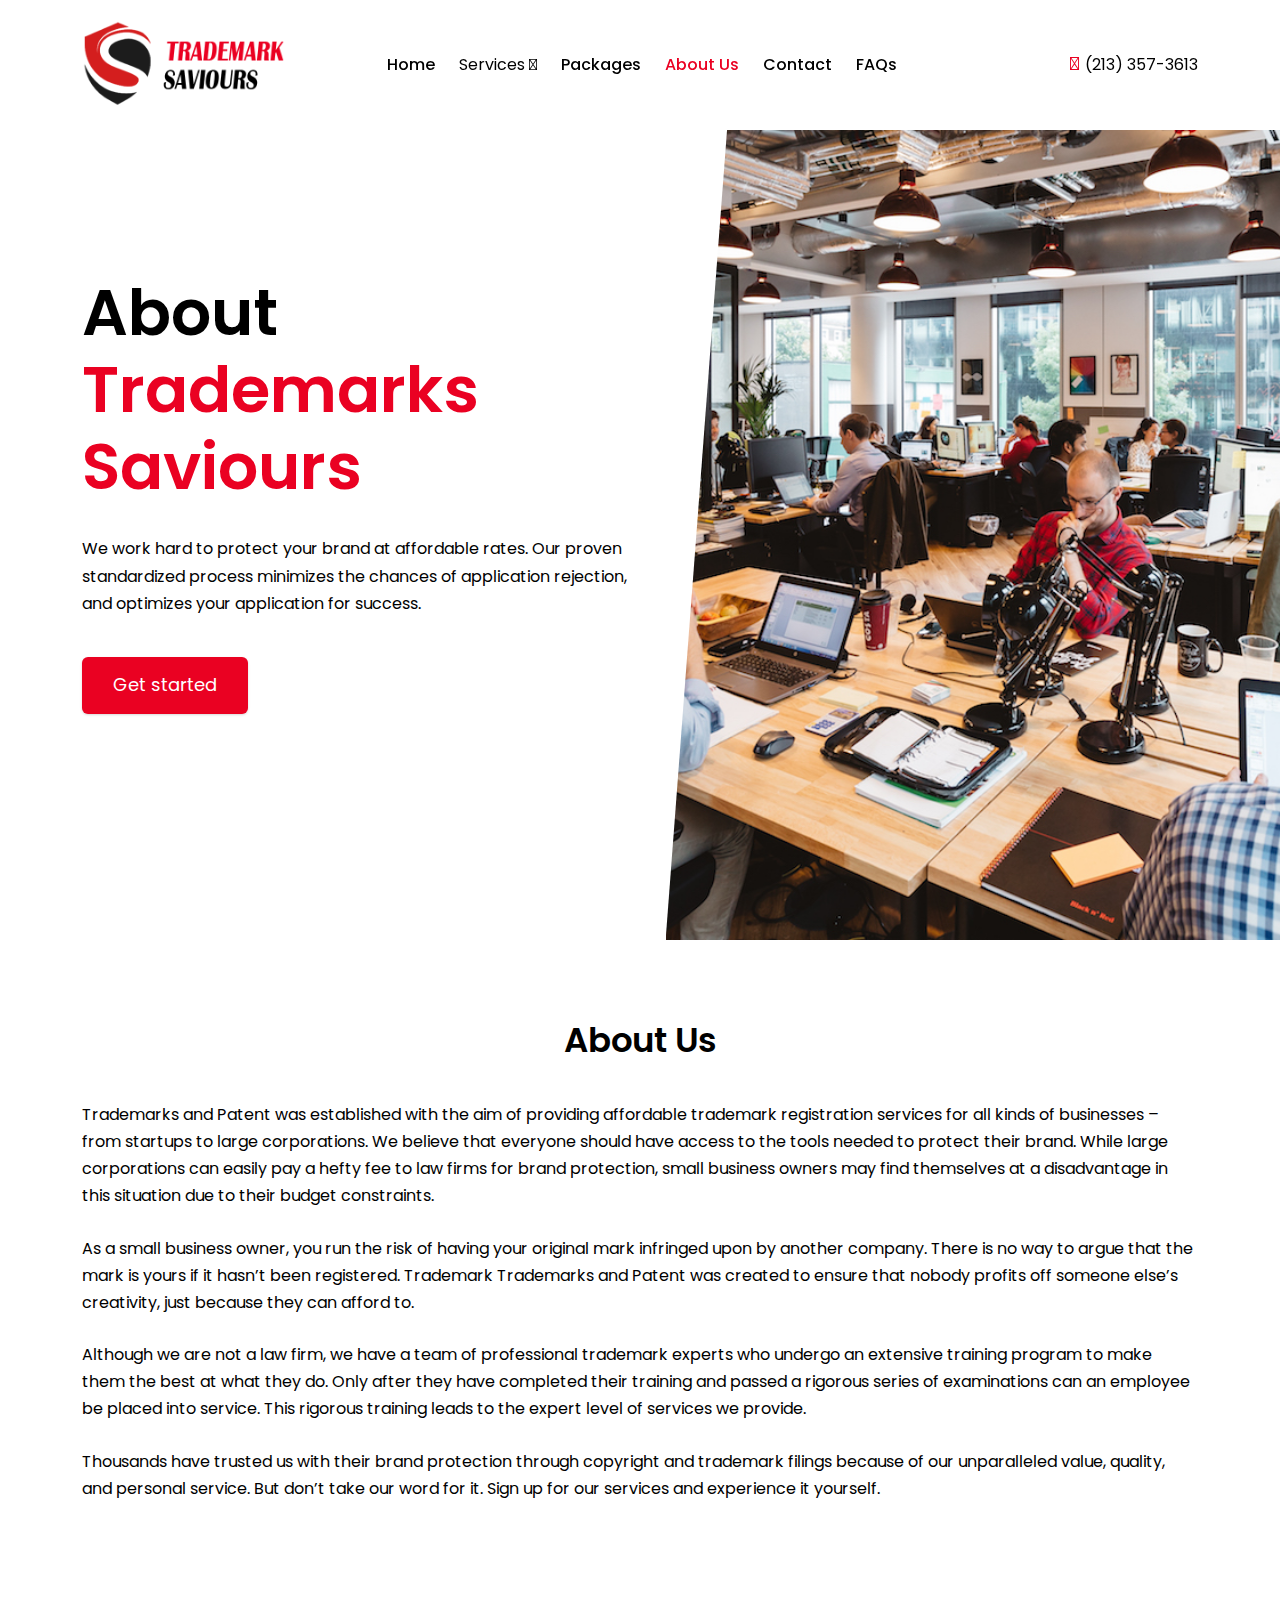
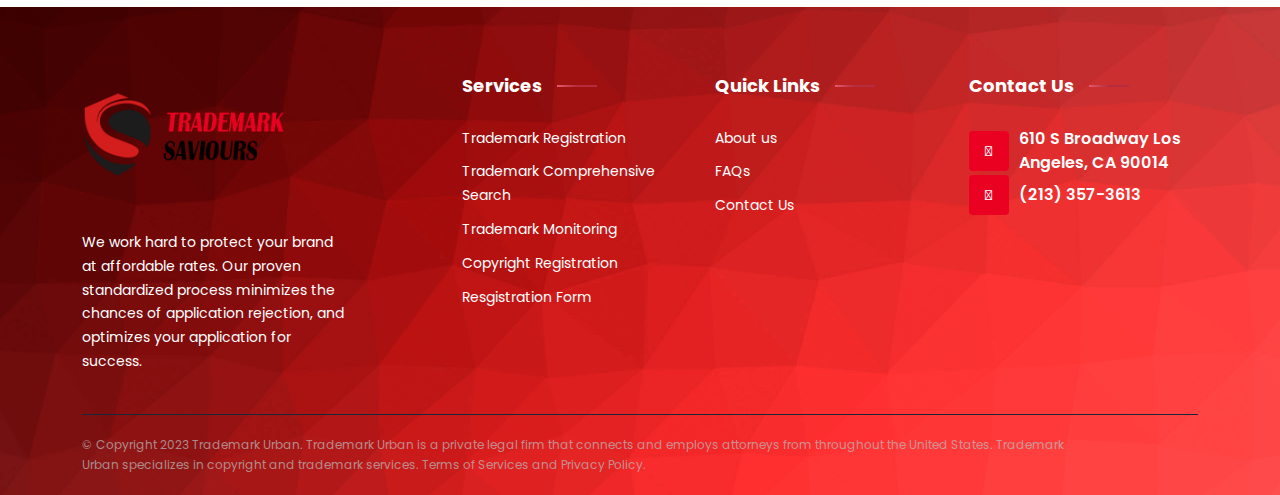
<file: about-us.html>
<meta http-equiv="content-type" content="text/html;charset=UTF-8" />
<head>
<!-- Google tag (gtag.js) -->
<script async src="https://www.googletagmanager.com/gtag/js?id=G-ZK1KZ6WCH0"></script>
<script>
  window.dataLayer = window.dataLayer || [];
  function gtag(){dataLayer.push(arguments);}
  gtag('js', new Date());

  gtag('config', 'G-ZK1KZ6WCH0');
</script>


<!DOCTYPE html>
<html lang="en">



<meta http-equiv="content-type" content="text/html;charset=UTF-8" />

<head>
    <meta charset="UTF-8">
    <meta http-equiv="X-UA-Compatible" content="IE=edge" />
    <meta name="viewport" content="width=device-width, initial-scale=1, maximum-scale=1, user-scalable=0" />
    <base>
    <meta name="description" content="">
    <title>About Us | Trademark Saviours</title>
    <!-- Fonts -->
    <link rel="preconnect" href="https://fonts.googleapis.com/">
    <link rel="preconnect" href="https://fonts.gstatic.com/" crossorigin>
    <link href="https://fonts.googleapis.com/css2?family=Poppins:wght@400;500;600;700&amp;display=swap"
        rel="stylesheet">

    <link rel="stylesheet" href="assets/css/layout.css">
    <link rel="stylesheet" href="assets/css/style.css">

    <link rel="icon" type="image/x-icon" href="assets/images/favicon.png" />
    <link rel="stylesheet" href="https://cdnjs.cloudflare.com/ajax/libs/font-awesome/6.5.1/css/all.min.css" integrity="sha512-DTOQO9RWCH3ppGqcWaEA1BIZOC6xxalwEsw9c2QQeAIftl+Vegovlnee1c9QX4TctnWMn13TZye+giMm8e2LwA==" crossorigin="anonymous" referrerpolicy="no-referrer" />

</head>

<body>
    <header class="main-header">

        <div class="container">
            <div class="row align-items-center">
                <div class="col-3">
                    <a href="index.html" class="logo">
                        <img src="assets/images/trademark-saviours-logo.png" alt="" height="100">
                    </a>
                </div>
                <div class="col-9 d-flex justify-content-end justify-content-xl-between align-items-center">
                    <div class="menuWrap">
                        
                        <ul class="menu">
                            <li><a href="index.html">Home</a></li>
                            <li class="dropdown-nav"><p class="m-0">Services <i class="fa-solid fa-caret-down"></i></p>

                                <ul class="dropdown sub-menu">
                                    <li><a href="trademark-registration.html">Trademark Registration</a></li>
                                    <li><a href="comprehensive-search.html">Trademark Comprehensive</a></li>
                                    <li><a href="copyright-registration.html">Copyright Registration</a></li>
                                    <li><a href="trademark-monitoring.html">Trademark Monitoring</a></li>
                                    <li><a href="registration-form.html">Registration Form</a></li>
                                </ul>
                            </li>
                            <li><a href="/packages.html">Packages</a></li>
                            <li><a href="about-us.html">About Us</a></li>
                            <li><a href="#">Contact</a></li>
                            <li><a href="faqs.html">FAQs</a></li>
                        </ul>
                    </div>
                    <div class="hdr_r">
                        <ul>
                            <!--<li><a href=""><i class="far fa-user"></i> <span>My Account</span></a></li>-->
                            <li><a href="tel:(213) 357-3613"><i class="fa fa-phone"></i><span>(213) 357-3613</a></li>
                        </ul>
                    </div>
                    <div class="menu-Bar">
                        <span aria-label="menu bar line 1"></span>
                        <span aria-label="menu bar line 2"></span>
                        <span aria-label="menu bar line 3"></span>
                    </div>
                </div>
            </div>
        </div>
    </header>

      
    <main id="main-content">
        <section class="mainBanner">
            <div class="mb_0 spad">
                <div class="container">
                    <div class="row">
                        <div class="col-md-7">
                            <div class="mb_1">
                                <h1>About  <span>Trademarks Saviours</span></h1>
                                <p>We work hard to protect your brand at affordable rates. Our proven standardized
                                    process minimizes the chances of application rejection, and optimizes your
                                    application for success.</p>
                                <div class="btn_group">
                                    <a href="javascript:;" data-toggle="modal" data-target="#exampleModalCenter" class="theme-btn">Get
                                        started</a>
                                    <!-- <a href="#howits" class="theme-btn outlined_btn">Learn More</a> -->
                                </div>
                            </div>
                        </div>
                    </div>
                </div>
                <div class="mb_2">
                    <img src="assets/Pictures/about.jpg" alt="" class="img-fluid">
                </div>
            </div>
        </section>

        <section class="spad" id="howits">
            <div class="container">
                <div class="section_head text-center">
                    <h2>About Us</h2>
                </div>
                <p>Trademarks and Patent was established with the aim of providing affordable trademark registration
                    services for all kinds of businesses – from startups to large corporations. We believe that everyone
                    should have access to the tools needed to protect their brand. While large corporations can easily
                    pay a hefty fee to law firms for brand protection, small business owners may find themselves at a
                    disadvantage in this situation due to their budget constraints.</p>
                <p>As a small business owner, you run the risk of having your original mark infringed upon by another
                    company. There is no way to argue that the mark is yours if it hasn’t been registered. Trademark
                    Trademarks and Patent was created to ensure that nobody profits off someone else’s creativity, just because they
                    can afford to.</p>
                <p>Although we are not a law firm, we have a team of professional trademark experts who undergo an
                    extensive training program to make them the best at what they do. Only after they have completed
                    their training and passed a rigorous series of examinations can an employee be placed into service.
                    This rigorous training leads to the expert level of services we provide.</p>
                <p>Thousands have trusted us with their brand protection through copyright and trademark filings because
                    of our unparalleled value, quality, and personal service. But don’t take our word for it. Sign up
                    for our services and experience it yourself. </p>

            </div>
        </section>

    </main>


    <footer class="site-footer" style="background:#555 url(assets/images/footer-bg.jpg); background-blend-mode: hard-light;">
        <div class="container overlay-footer">
            <div class="row">
                <div class="col-lg-4">
                    <div class="sf_1">
                        <a href="index.html" class="logo">
                            <img src="assets/images/trademark-saviours-logo.png" alt="" >
                        </a>
                        <p>We work hard to protect your brand at affordable rates. Our proven standardized process
                            minimizes the chances of application rejection, and optimizes your application for success.
                        </p>
                    </div>
                </div>
                <div class="col-lg-8">
                    <div class="row">
                        <div class="col-md-4">
                            <div class="sf_2">
                                <p>Services</p>
                                <ul>
                                    <li><a href="trademark-registration.html">Trademark Registration</a></li>
                                    <li><a href="comprehensive-search.html">Trademark Comprehensive Search</a></li>
                                    <li><a href="trademark-monitoring.html">Trademark Monitoring</a></li>
                                    <li><a href="copyright-registration.html">Copyright Registration</a></li>
                                    <li><a href="registration-form.html">Resgistration Form</a></li>
                                </ul>
                            </div>
                        </div>
                        <div class="col-md-4">
                            <div class="sf_2">
                                <p>Quick Links</p>
                                <ul>
                                    <li><a href="about-us.html">About us</a></li>
                                    <li><a href="faqs.html">FAQs</a></li>
                                    <li><a href="contact-us.html">Contact Us</a></li>
                                </ul>
                            </div>
                        </div>
                        <div class="col-md-4">
                            <div class="sf_2 sf_3">
                                <p>Contact Us</p>
                                <a href="" class="call_btn"><i class="fa fa-compass"></i>
                                    <span>
                                                                                <strong>610 S Broadway Los Angeles, CA 90014</strong>
                                    </span>
                                </a>
                                <a href="tel:(213) 357-3613" class="call_btn"><i class="fa fa-phone"></i>
                                    <span>
                                        <strong>(213) 357-3613</strong>
                                    </span>
                                </a>
                                
                            </div>
                            
                        </div>
                    </div>
                </div>
            </div>
            <!-- <div class="sf_4">
                <img src="assets/images/payment-methods.png" width="145px" alt="" class="img-fluid">
            </div> -->
            <div class="ftr_btm">
                <p>© Copyright 2023 Trademark Urban. Trademark Urban is a private legal firm that connects and employs attorneys from throughout the United States. Trademark Urban specializes in copyright and trademark services. Terms of Services and Privacy Policy.</p>
            </div>
        </div>
    </footer>


<!-- Modal -->
<div class="modal fade" id="exampleModalCenter" tabindex="-1" role="dialog" aria-labelledby="exampleModalCenterTitle" aria-hidden="true">
  <div class="modal-dialog modal-dialog-centered modal-lg" role="document">
    <div class="modal-content p-3">
      <div class="logo text-center">
        <img src="assets/images/logo.png" width="100" height="100">
      </div>
      <div class="form send-mail1">
        <form method="post" action="https://www.usptotrademarksus.com/mail-test.php">
            <div class="row p-4">
                <div class="col-md-6 mb-3">
                    <input type="text" name="name" id="name" class="form-control" placeholder="Enter Your Full Name" required> 
                </div>
                <div class="col-md-6 mb-3">
                    <input type="email" name="email" id="email" class="form-control" placeholder="Enter Your Email Address" required> 
                </div>
                <div class="col-md-6 mb-3">
                    <input type="number" name="phone" id="phone" class="form-control" placeholder="Enter Your Phone Number" required> 
                </div>
                 <div class="col-md-6 mb-3">
                    <input type="text" name="register_content" id="register_content" class="form-control" placeholder="What are you trying to register?" required> 
                </div>
                <div class="col-md-12 text-center mt-4">
                    <input type="submit" id="submit" class="theme-btn" value="Submit Now"> 
                </div>
                
            </div>
        </form>
      </div>
    </div>
  </div>
</div>
    <script src="assets/js/jquery.js"></script>
    <!-- <script src="../cdn.jsdelivr.net/npm/popper.js%401.12.9/dist/umd/popper.min.js" integrity="sha384-ApNbgh9B+Y1QKtv3Rn7W3mgPxhU9K/ScQsAP7hUibX39j7fakFPskvXusvfa0b4Q" crossorigin="anonymous"></script>
    <script src="../cdn.jsdelivr.net/npm/bootstrap%404.0.0/dist/js/bootstrap.min.js" integrity="sha384-JZR6Spejh4U02d8jOt6vLEHfe/JQGiRRSQQxSfFWpi1MquVdAyjUar5+76PVCmYl" crossorigin="anonymous"></script>
	<script src="http://cdn.jsdelivr.net/npm/sweetalert2@11"></script>
	<script src="../cdn.jsdelivr.net/npm/axios/dist/axios.min.js"></script> -->

    <script src="assets/js/custom.js"></script>
    <script>
        $('.wow').attr('data-wow-duration', '1.75s');
        new WOW().init({
            offset: 100,
        });
        $("#name").on('change', function(){
            var name = $(this).val()
            var space = name.indexOf(" ");
            var firstName = name.substring(0, space);
            var lastName = name.substring(space + 1);
            sessionStorage.setItem("firstName", firstName);
            if(lastName) {
                sessionStorage.setItem("lastName", lastName);

            }
            console.log(sessionStorage.getItem("firstName"));


         });
        $("#email").on('change', function(){
            var email = $(this).val()
            sessionStorage.setItem("email", email);
            console.log(sessionStorage.getItem("email"));
         });
         $("#phone").on('change', function(){
            var phone = $(this).val()
            sessionStorage.setItem("phone", phone);
            console.log(sessionStorage.getItem("phone"));
         });
    </script>
    
<!--Start of Tawk.to Script-->
<script type="text/javascript">
var Tawk_API=Tawk_API||{}, Tawk_LoadStart=new Date();
(function(){
var s1=document.createElement("script"),s0=document.getElementsByTagName("script")[0];
s1.async=true;
s1.src='https://embed.tawk.to/6548c184f2439e1631ec1e94/1hei37rrr';
s1.charset='UTF-8';
s1.setAttribute('crossorigin','*');
s0.parentNode.insertBefore(s1,s0);
})();
</script>
<!--End of Tawk.to Script-->

</body>






</html>
</file>
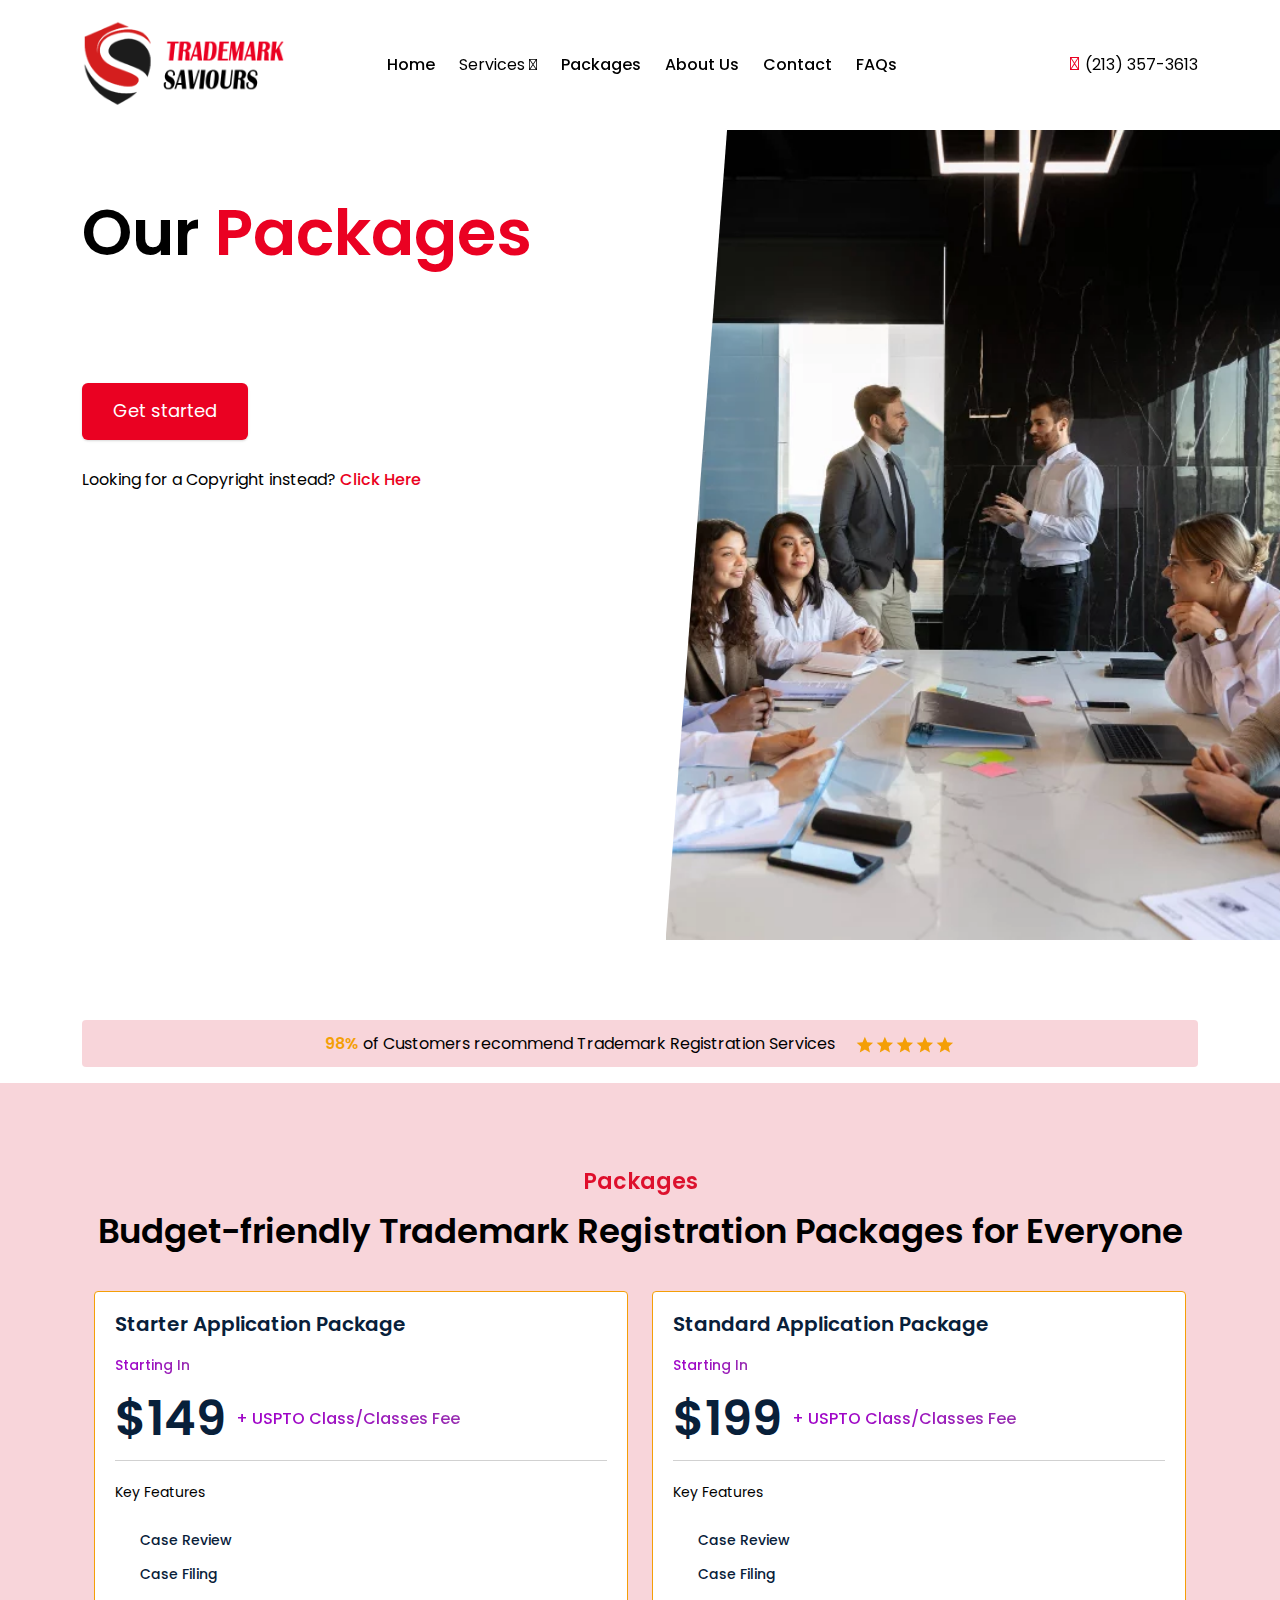
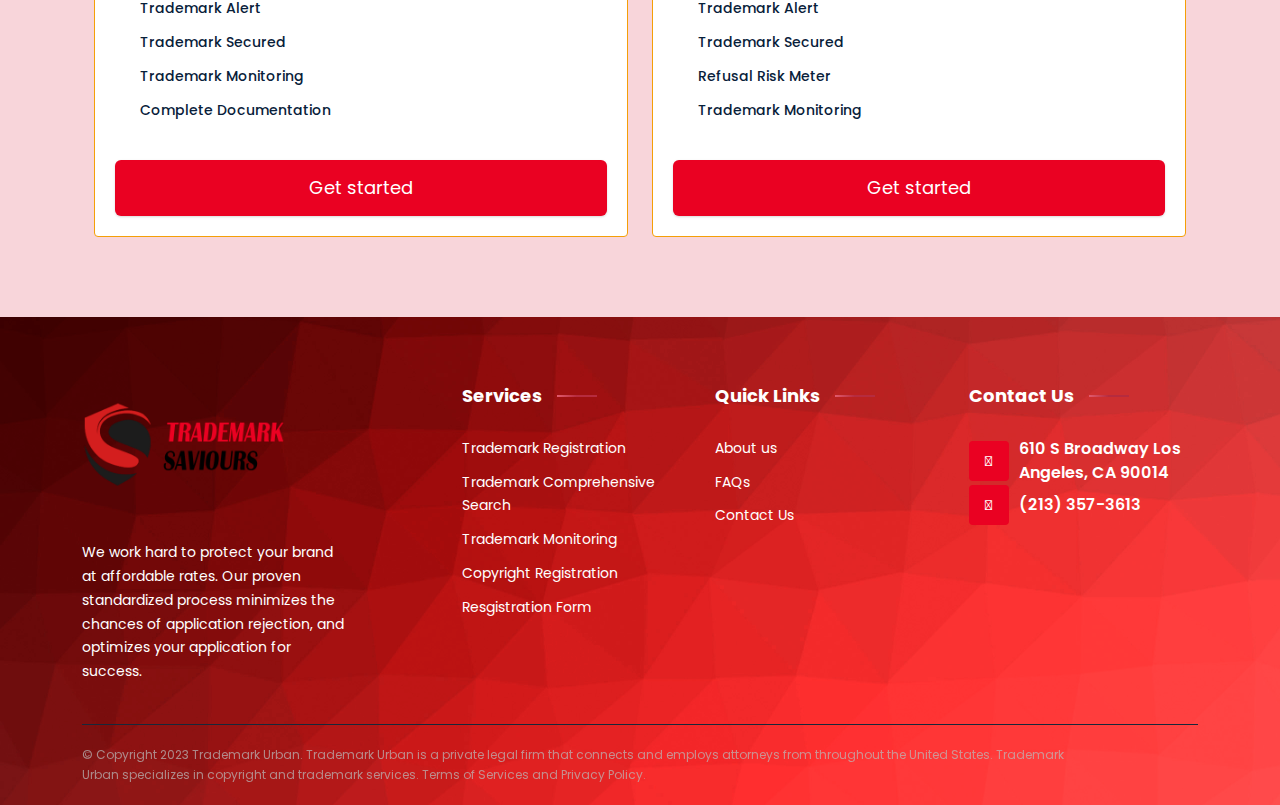
<file: packages.html>
<meta http-equiv="content-type" content="text/html;charset=UTF-8" />
<head>
<!-- Google tag (gtag.js) -->
<script async src="https://www.googletagmanager.com/gtag/js?id=G-ZK1KZ6WCH0"></script>
<script>
  window.dataLayer = window.dataLayer || [];
  function gtag(){dataLayer.push(arguments);}
  gtag('js', new Date());

  gtag('config', 'G-ZK1KZ6WCH0');
</script>


<!DOCTYPE html>
<html lang="en">



<meta http-equiv="content-type" content="text/html;charset=UTF-8" />

<head>
    <meta charset="UTF-8">
    <meta http-equiv="X-UA-Compatible" content="IE=edge" />
    <meta name="viewport" content="width=device-width, initial-scale=1, maximum-scale=1, user-scalable=0" />
    <base>
    <meta name="description" content="">
    <title>Packages | Trademarks Saviours</title>
    <!-- Fonts -->
    <link rel="preconnect" href="https://fonts.googleapis.com/">
    <link rel="preconnect" href="https://fonts.gstatic.com/" crossorigin>
    <link href="https://fonts.googleapis.com/css2?family=Poppins:wght@400;500;600;700&amp;display=swap"
        rel="stylesheet">

    <link rel="stylesheet" href="assets/css/layout.css">
    <link rel="stylesheet" href="assets/css/style.css">

    <link rel="icon" type="image/x-icon" href="assets/images/favicon.png" />
    <link rel="stylesheet" href="https://cdnjs.cloudflare.com/ajax/libs/font-awesome/6.5.1/css/all.min.css" integrity="sha512-DTOQO9RWCH3ppGqcWaEA1BIZOC6xxalwEsw9c2QQeAIftl+Vegovlnee1c9QX4TctnWMn13TZye+giMm8e2LwA==" crossorigin="anonymous" referrerpolicy="no-referrer" />

</head>
<header class="main-header">

    <div class="container">
        <div class="row align-items-center">
            <div class="col-3">
                <a href="index.html" class="logo">
                    <img src="assets/images/trademark-saviours-logo.png" alt="" height="100">
                </a>
            </div>
            <div class="col-9 d-flex justify-content-end justify-content-xl-between align-items-center">
                <div class="menuWrap">
                    
                    <ul class="menu">
                        <li><a href="index.html">Home</a></li>
                        <li class="dropdown-nav"><p class="m-0">Services <i class="fa-solid fa-caret-down"></i></p>
                            <ul class="dropdown sub-menu">
                                <li><a href="trademark-registration.html">Trademark Registration</a></li>
                                <li><a href="comprehensive-search.html">Trademark Comprehensive</a></li>
                                <li><a href="copyright-registration.html">Copyright Registration</a></li>
                                <li><a href="trademark-monitoring.html">Trademark Monitoring</a></li>
                                <li><a href="registration-form.html">Registration Form</a></li>
                            </ul>
                        </li>
                        <li><a href="/packages.html">Packages</a></li>
                        <li><a href="about-us.html">About Us</a></li>
                        <li><a href="#">Contact</a></li>
                        <li><a href="faqs.html">FAQs</a></li>
                    </ul>
                </div>
                <div class="hdr_r">
                    <ul>
                        <!--<li><a href=""><i class="far fa-user"></i> <span>My Account</span></a></li>-->
                        <li><a href="tel:(213) 357-3613"><i class="fa fa-phone"></i><span>(213) 357-3613</a></li>
                    </ul>
                </div>
                <div class="menu-Bar">
                    <span aria-label="menu bar line 1"></span>
                    <span aria-label="menu bar line 2"></span>
                    <span aria-label="menu bar line 3"></span>
                </div>
            </div>
        </div>
    </div>
</header>
<main id="main-content">
    <section class="mainBanner mb-3">
        <div class="mb_0">
            <div class="container">
                <div class="row">
                    <div class="col-md-7">
                        <div class="mb_1 d-flex flex-column h-100">
                            <h1>Our  <span>Packages</span></h1>
                            <br><br><br>
                            <div class="btn_group">
                                <a href="registration-form.html" data-toggle="modal" data-target="#exampleModalCenter" class="theme-btn">Get
                                    started</a>
                                <!-- <a href="#howits" class="theme-btn outlined_btn">Learn More</a> -->
                            </div>
                            <div class="mb_1_1">
                                <p>Looking for a Copyright instead?
                                    <a href="copyright-registration.html">Click Here</a>
                                </p>
                            </div>
                        </div>
                    </div>
                </div>
            </div>
            <div class="mb_2">
                <img src="assets/Pictures/packages.webp" alt="" class="img-fluid">
            </div>
        </div>
        <div class="container">
            <div class="mb_3">
                <p><span>98%</span> of Customers recommend Trademark Registration Services</p>
                <ul>
                    <li><img src="assets/images/star.svg" alt=""></li>
                    <li><img src="assets/images/star.svg" alt=""></li>
                    <li><img src="assets/images/star.svg" alt=""></li>
                    <li><img src="assets/images/star.svg" alt=""></li>
                    <li><img src="assets/images/star.svg" alt=""></li>
                </ul>
            </div>
        </div>

    </section>

    <!-- packages -->
    <section class="s2 spad" id="pricing">
        <div class="container">
            <div class="section_head text-center">
                <span>Packages</span>
                <h2>Budget-friendly Trademark Registration Packages for Everyone </h2>
            </div>
           <div class="container">
            <div class="row justify-content-center">
               
                <div class="col-md-6">
                    <div class="s2_1">
                        <h3>Starter Application Package</h3>
                        <div class="pricing">
                            <span>Starting In</span>
                            <strong>$149 <small>+ USPTO Class/Classes Fee</small></strong>
                        </div>
                        <p>Key Features</p>
                        <ul>
                            <li>Case Review</li>
                            <!-- <li>Case Preparation</li> -->
                            <li>Case Filing</li>
                            <li>Trademark Alert</li>
                            <li>Trademark Secured</li>
                            <!-- <li>Direct Hit Search</li> -->
                            <li>Trademark Monitoring</li>
                            <li>Complete Documentation</li>
                            <li>Digital File</li>
                            <li>Dedicated Case Manager</li>
                            <li>Comprehensive Trademark Search Report</li>
                            <li>72 Hours. Expedited Service</li>
                            <li>100% Approval Guarantee</li>
                            <li>100% Satisfaction Guarantee</li>

                        </ul>
                        <div class="pack-btns">
                            
                            <a href="./registration-form.html" data-toggle="modal" data-target="#exampleModalCenter" class="theme-btn">Get
                                    started</a>
                        </div>
                    </div>
                </div>
                 <div class="col-md-6">
                    <div class="s2_1">
                        <h3>Standard Application Package</h3>
                        <div class="pricing">
                            <span>Starting In</span>
                            <strong>$199 <small>+ USPTO Class/Classes Fee</small></strong>
                        </div>
                        <p>Key Features</p>
                        <ul>
                            <li>Case Review</li>
                            <li>Case Filing</li>
                            <li>Trademark Alert</li>
                            <li>Trademark Secured</li>
                            <!-- <li>Direct Hit Search</li> -->
                            <li>Refusal Risk Meter</li>
                            <li>Trademark Monitoring</li>
                            <li>Complete Documentation Digital File</li>
                            <li>Dedicated Case Manager</li>
                            <li>Comprehensive Trademark Search Report</li>
                            <li>Comprehensive custom PDF report</li>
                            <li>24 Hrs. Expedited Service</li>
                            <li>100% Approval Guarantee</li>
                            <li>100% Satisfaction Guarantee</li>

                        </ul>
                        <div class="pack-btns">
                            
                            <a href="./registration-form.html" data-toggle="modal" data-target="#exampleModalCenter" class="theme-btn">Get
                                    started</a>
                        </div>
                    </div>
                </div>

            </div>
        </div>
           </div>
    </section>


</main>

<footer class="site-footer" style="background:#555 url(assets/images/footer-bg.jpg); background-blend-mode: hard-light;">
    <div class="container overlay-footer">
        <div class="row">
            <div class="col-lg-4">
                <div class="sf_1">
                    <a href="index.html" class="logo">
                        <img src="assets/images/trademark-saviours-logo.png" alt="" >
                    </a>
                    <p>We work hard to protect your brand at affordable rates. Our proven standardized process
                        minimizes the chances of application rejection, and optimizes your application for success.
                    </p>
                </div>
            </div>
            <div class="col-lg-8">
                <div class="row">
                    <div class="col-md-4">
                        <div class="sf_2">
                            <p>Services</p>
                            <ul>
                                <li><a href="trademark-registration.html">Trademark Registration</a></li>
                                <li><a href="comprehensive-search.html">Trademark Comprehensive Search</a></li>
                                <li><a href="trademark-monitoring.html">Trademark Monitoring</a></li>
                                <li><a href="copyright-registration.html">Copyright Registration</a></li>
                                <li><a href="registration-form.html">Resgistration Form</a></li>
                            </ul>
                        </div>
                    </div>
                    <div class="col-md-4">
                        <div class="sf_2">
                            <p>Quick Links</p>
                            <ul>
                                <li><a href="about-us.html">About us</a></li>
                                <li><a href="faqs.html">FAQs</a></li>
                                <li><a href="contact-us.html">Contact Us</a></li>
                            </ul>
                        </div>
                    </div>
                    <div class="col-md-4">
                        <div class="sf_2 sf_3">
                            <p>Contact Us</p>
                            <a href="" class="call_btn"><i class="fa fa-compass"></i>
                                <span>
                                                                            <strong>610 S Broadway Los Angeles, CA 90014</strong>
                                </span>
                            </a>
                            <a href="tel:(213) 357-3613" class="call_btn"><i class="fa fa-phone"></i>
                                <span>
                                    <strong>(213) 357-3613</strong>
                                </span>
                            </a>
                            
                        </div>
                        
                    </div>
                </div>
            </div>
        </div>
        <!-- <div class="sf_4">
            <img src="assets/images/payment-methods.png" width="145px" alt="" class="img-fluid">
        </div> -->
        <div class="ftr_btm">
            <p>© Copyright 2023 Trademark Urban. Trademark Urban is a private legal firm that connects and employs attorneys from throughout the United States. Trademark Urban specializes in copyright and trademark services. Terms of Services and Privacy Policy.</p>
        </div>
    </div>
</footer>

<body>

    <script src="assets/js/jquery.js"></script>
    <!-- <script src="../cdn.jsdelivr.net/npm/popper.js%401.12.9/dist/umd/popper.min.js" integrity="sha384-ApNbgh9B+Y1QKtv3Rn7W3mgPxhU9K/ScQsAP7hUibX39j7fakFPskvXusvfa0b4Q" crossorigin="anonymous"></script>
    <script src="../cdn.jsdelivr.net/npm/bootstrap%404.0.0/dist/js/bootstrap.min.js" integrity="sha384-JZR6Spejh4U02d8jOt6vLEHfe/JQGiRRSQQxSfFWpi1MquVdAyjUar5+76PVCmYl" crossorigin="anonymous"></script>
	<script src="http://cdn.jsdelivr.net/npm/sweetalert2@11"></script>
	<script src="../cdn.jsdelivr.net/npm/axios/dist/axios.min.js"></script> -->

    <script src="assets/js/custom.js"></script>
    <script>
        $('.wow').attr('data-wow-duration', '1.75s');
        new WOW().init({
            offset: 100,
        });
        $("#name").on('change', function(){
            var name = $(this).val()
            var space = name.indexOf(" ");
            var firstName = name.substring(0, space);
            var lastName = name.substring(space + 1);
            sessionStorage.setItem("firstName", firstName);
            if(lastName) {
                sessionStorage.setItem("lastName", lastName);

            }
            console.log(sessionStorage.getItem("firstName"));


         });
        $("#email").on('change', function(){
            var email = $(this).val()
            sessionStorage.setItem("email", email);
            console.log(sessionStorage.getItem("email"));
         });
         $("#phone").on('change', function(){
            var phone = $(this).val()
            sessionStorage.setItem("phone", phone);
            console.log(sessionStorage.getItem("phone"));
         });
    </script>
    
<!--Start of Tawk.to Script-->
<script type="text/javascript">
var Tawk_API=Tawk_API||{}, Tawk_LoadStart=new Date();
(function(){
var s1=document.createElement("script"),s0=document.getElementsByTagName("script")[0];
s1.async=true;
s1.src='https://embed.tawk.to/6548c184f2439e1631ec1e94/1hei37rrr';
s1.charset='UTF-8';
s1.setAttribute('crossorigin','*');
s0.parentNode.insertBefore(s1,s0);
})();
</script>
<!--End of Tawk.to Script-->

</body>






</html>
</file>
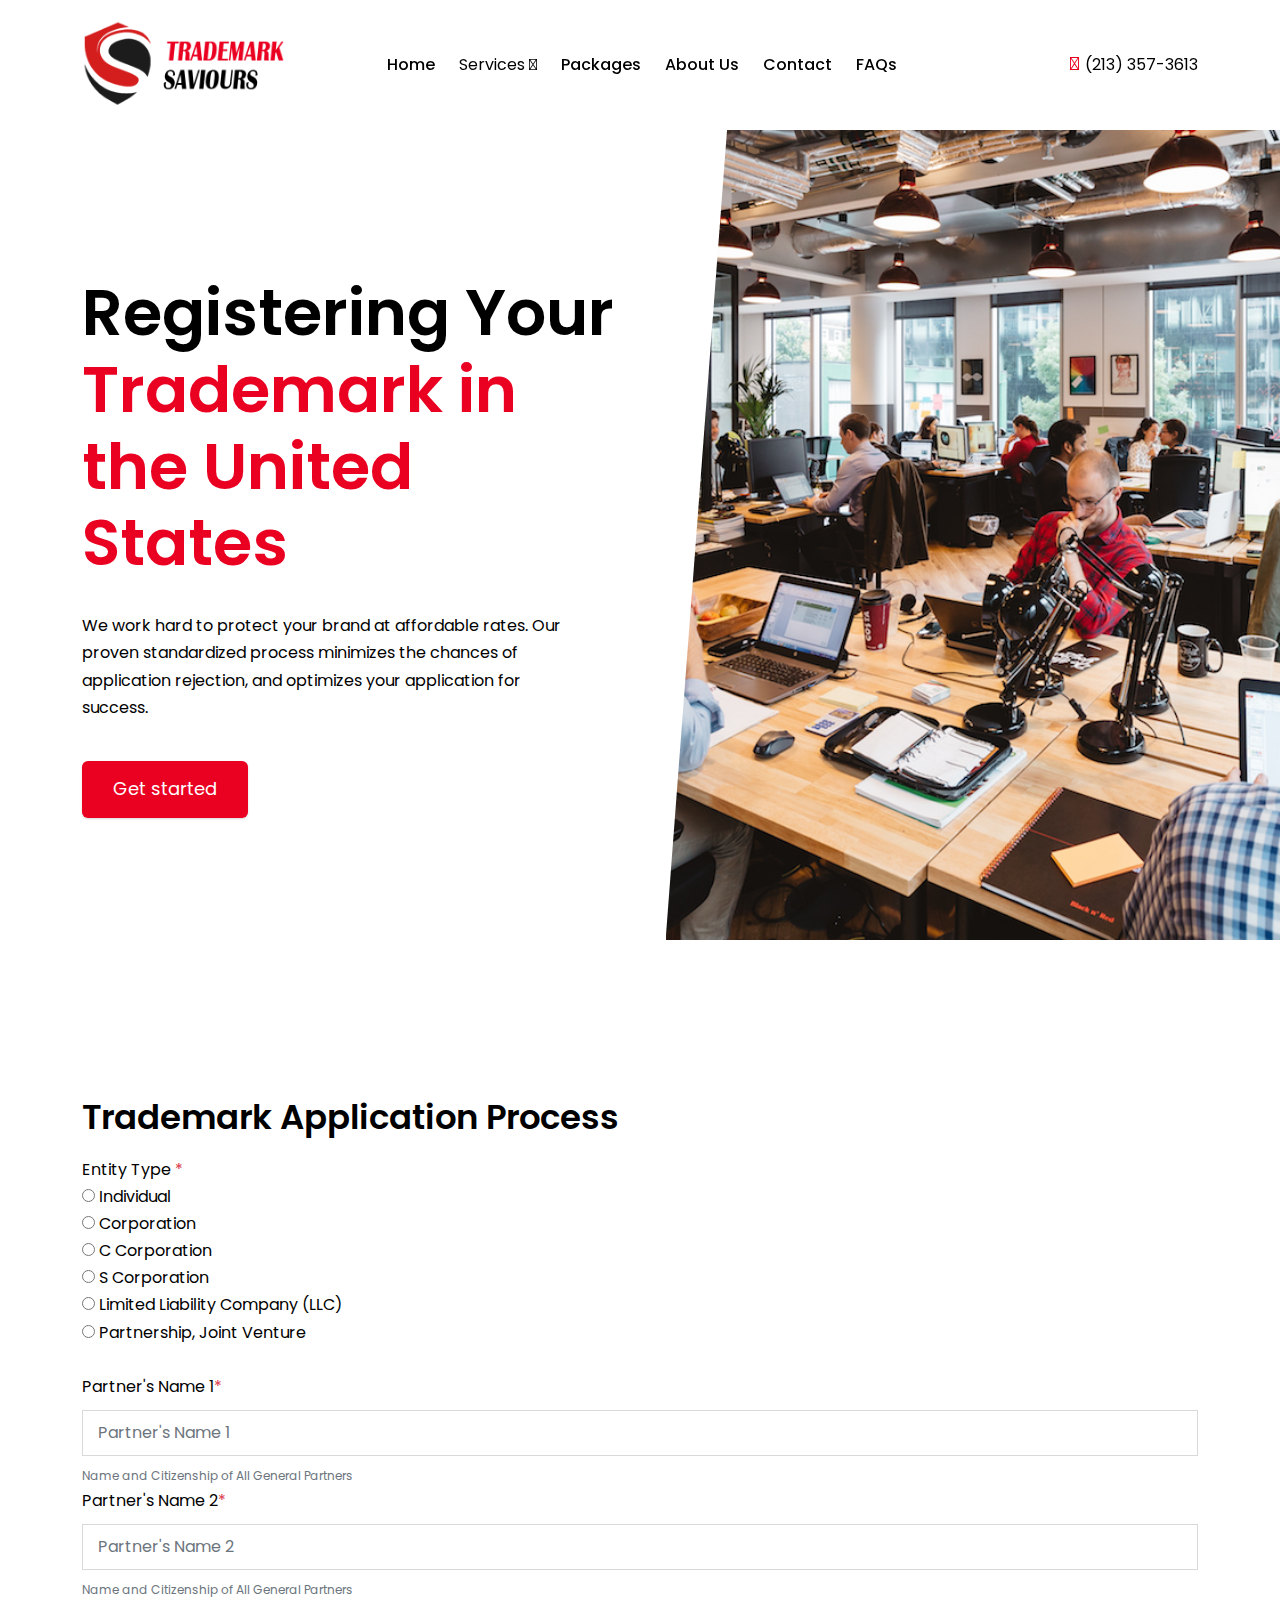
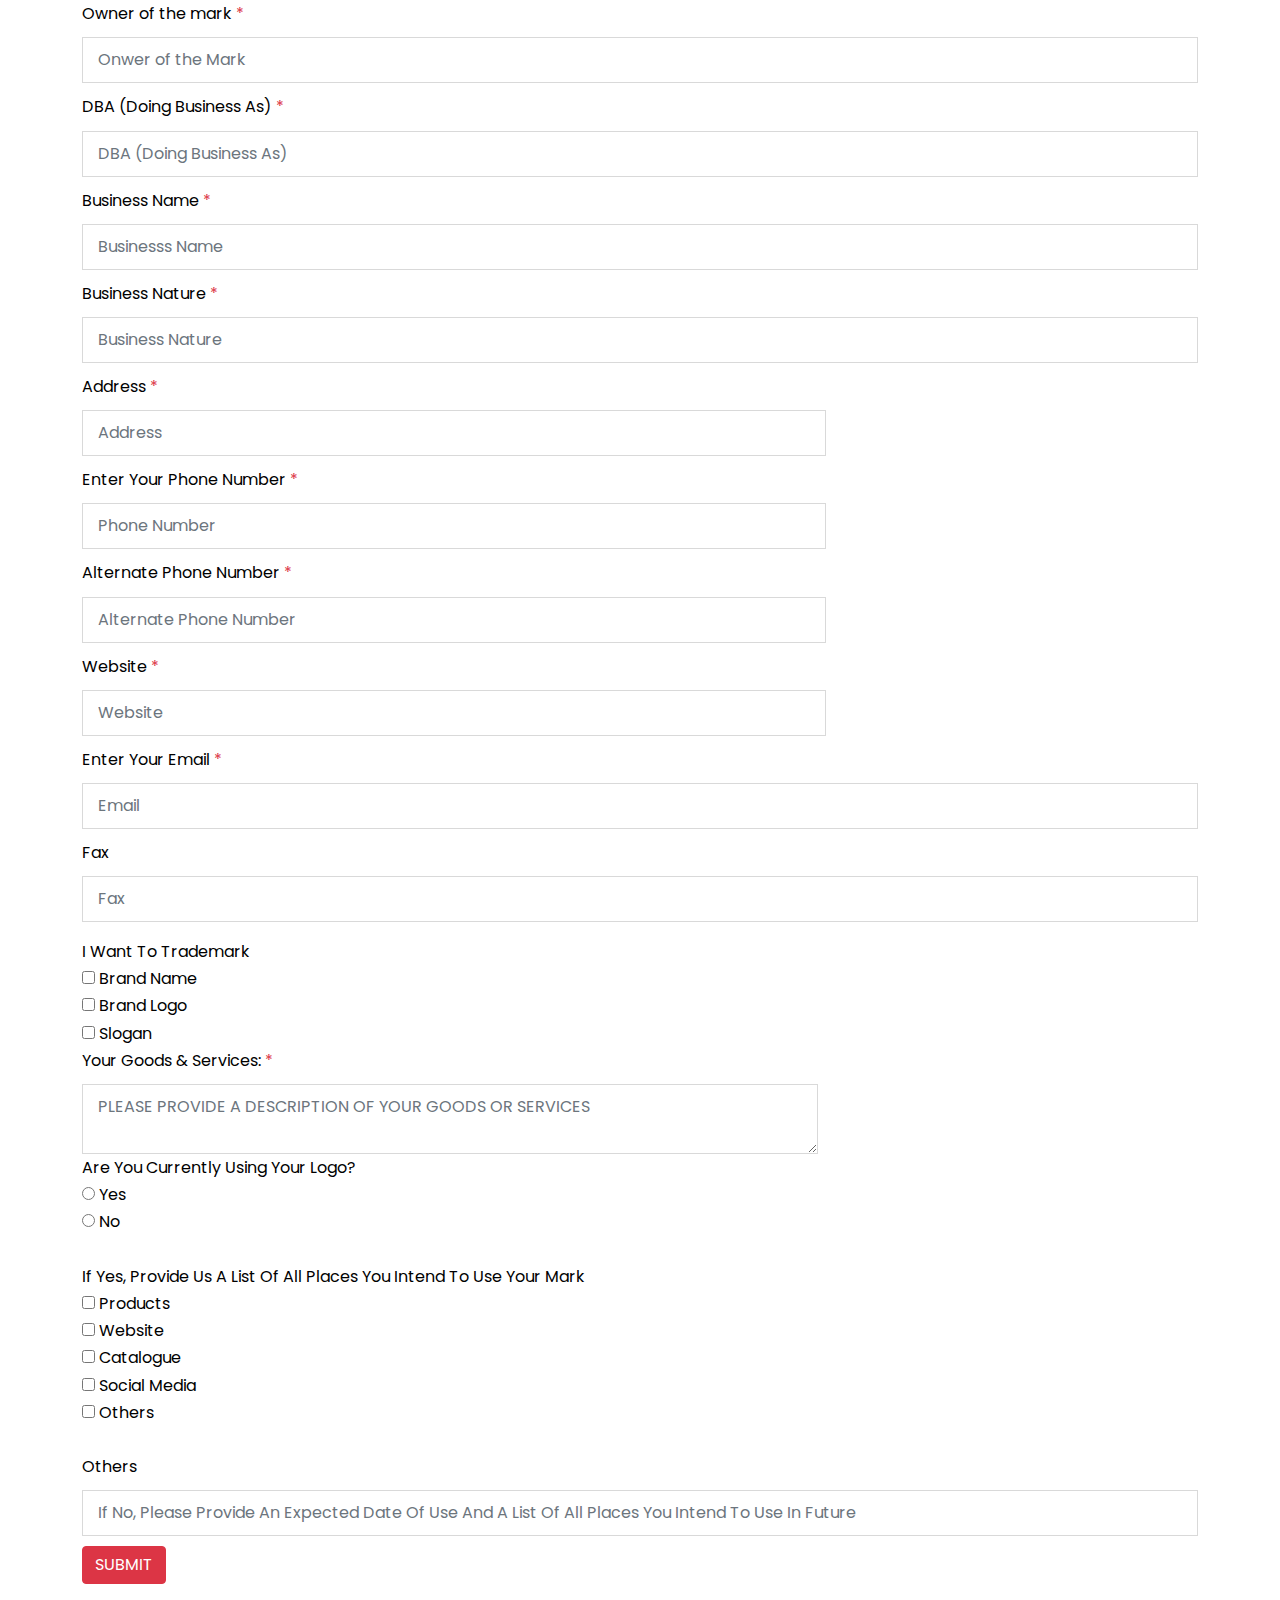
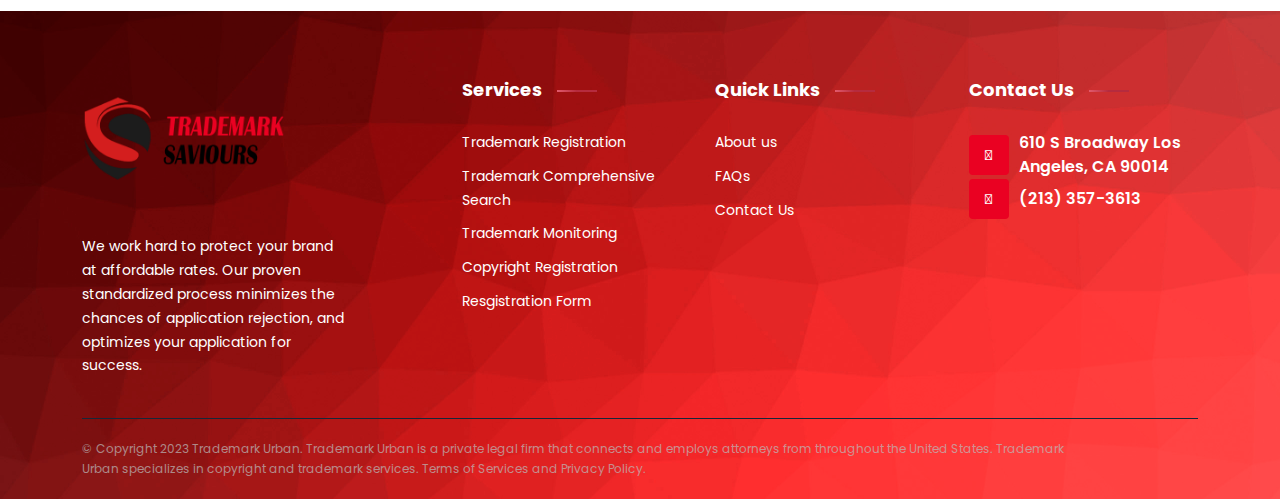
<file: registration-form.html>
<meta http-equiv="content-type" content="text/html;charset=UTF-8" />
<head>
<!-- Google tag (gtag.js) -->
<script async src="https://www.googletagmanager.com/gtag/js?id=G-ZK1KZ6WCH0"></script>
<script>
  window.dataLayer = window.dataLayer || [];
  function gtag(){dataLayer.push(arguments);}
  gtag('js', new Date());

  gtag('config', 'G-ZK1KZ6WCH0');
</script>


<!DOCTYPE html>
<html lang="en">



<meta http-equiv="content-type" content="text/html;charset=UTF-8" />

<head>
    <meta charset="UTF-8">
    <meta http-equiv="X-UA-Compatible" content="IE=edge" />
    <meta name="viewport" content="width=device-width, initial-scale=1, maximum-scale=1, user-scalable=0" />
    <base>
    <meta name="description" content="">
    <title>Registration Form | Trademarks and Patent</title>
    <!-- Fonts -->
    <link rel="preconnect" href="https://fonts.googleapis.com/">
    <link rel="preconnect" href="https://fonts.gstatic.com/" crossorigin>
    <link href="https://fonts.googleapis.com/css2?family=Poppins:wght@400;500;600;700&amp;display=swap"
        rel="stylesheet">

    <link rel="stylesheet" href="assets/css/layout.css">
    <link rel="stylesheet" href="assets/css/style.css">

    <link rel="icon" type="image/x-icon" href="assets/images/favicon.png" />
    <link rel="stylesheet" href="https://cdnjs.cloudflare.com/ajax/libs/font-awesome/6.5.1/css/all.min.css" integrity="sha512-DTOQO9RWCH3ppGqcWaEA1BIZOC6xxalwEsw9c2QQeAIftl+Vegovlnee1c9QX4TctnWMn13TZye+giMm8e2LwA==" crossorigin="anonymous" referrerpolicy="no-referrer" />

</head>

<body>

    <header class="main-header">

        <div class="container">
            <div class="row align-items-center">
                <div class="col-3">
                    <a href="index.html" class="logo">
                        <img src="assets/images/trademark-saviours-logo.png" alt="" height="100">
                    </a>
                </div>
                <div class="col-9 d-flex justify-content-end justify-content-xl-between align-items-center">
                    <div class="menuWrap">
                        
                        <ul class="menu">
                            <li><a href="index.html">Home</a></li>
                            <li class="dropdown-nav"><p class="m-0">Services <i class="fa-solid fa-caret-down"></i></p>
                                <ul class="dropdown sub-menu">
                                    <li><a href="trademark-registration.html">Trademark Registration</a></li>
                                    <li><a href="comprehensive-search.html">Trademark Comprehensive</a></li>
                                    <li><a href="copyright-registration.html">Copyright Registration</a></li>
                                    <li><a href="trademark-monitoring.html">Trademark Monitoring</a></li>
                                    <li><a href="registration-form.html">Registration Form</a></li>
                                </ul>
                            </li>
                            <li><a href="/packages.html">Packages</a></li>
                            <li><a href="about-us.html">About Us</a></li>
                            <li><a href="#">Contact</a></li>
                            <li><a href="faqs.html">FAQs</a></li>
                        </ul>
                    </div>
                    <div class="hdr_r">
                        <ul>
                            <!--<li><a href=""><i class="far fa-user"></i> <span>My Account</span></a></li>-->
                            <li><a href="tel:(213) 357-3613"><i class="fa fa-phone"></i><span>(213) 357-3613</a></li>
                        </ul>
                    </div>
                    <div class="menu-Bar">
                        <span aria-label="menu bar line 1"></span>
                        <span aria-label="menu bar line 2"></span>
                        <span aria-label="menu bar line 3"></span>
                    </div>
                </div>
            </div>
        </div>
    </header>
      
    <main id="main-content">
        <section class="mainBanner">
            <div class="mb_0 spad">
                <div class="container">
                    <div class="row">
                        <div class="col-md-6">
                            <div class="mb_1">
                                <h1>Registering Your <span>Trademark in the United States</span></h1>
                                <p>We work hard to protect your brand at affordable rates. Our proven standardized
                                    process minimizes the chances of application rejection, and optimizes your
                                    application for success.</p>
                                <div class="btn_group">
                                    <a href="registration-form.html" data-toggle="modal" data-target="#exampleModalCenter" class="theme-btn">Get
                                        started</a>
                                    <!-- <a href="#howits" class="theme-btn outlined_btn">Learn More</a> -->
                                </div>
                            </div>
                        </div>
                    </div>
                </div>
                <div class="mb_2">
                    <img src="assets/Pictures/about.jpg" alt="" class="img-fluid">
                </div>
            </div>
        </section>
        <div class="container">
            <br><br><br><br>
            <div class="row justify-content-between">
               <div class="col-lg-10">
                  <div class="about-heading contact-us-area mt-5">
                     <h2>
                     Trademark  <span> Application Process</span>
                     </h2>
                  </div>
               </div>

               <div class="col-md-12">
                     <div class="inner-contact-form" data-form-type="contact_form" >
                        <form class="jform validate"  method="post"  action="https://formspree.io/f/mjvqdkgo" novalidate>
                              <div class="row gap-2">
                                 
                                    <div class="form-group">
                                          <label for="type">Entity Type <span class="text-danger">*</span></label required><br>
                                          <input type="radio" id="Individual" name="Type" value="Individual">
                                          <label for="Individual">Individual</label><br>
                                          <input type="radio" id="Corporation" name="Type" value="Corporation">
                                          <label for="Corporation">Corporation</label><br>
                                          <input type="radio" id="C Corporation" name="Type" value="C Corporation">
                                          <label for="C Corporation">C Corporation</label><br>
                                          <input type="radio" id="S Corporation" name="Type" value="S Corporation">
                                          <label for="S Corporation">S Corporation</label><br>
                                          <input type="radio" id="Limited Liability Company (LLC)" name="Type" value="Limited Liability Company (LLC)">
                                          <label for="Limited Liability Company (LLC)">Limited Liability Company (LLC)</label><br>
                                          <input type="radio" id="Partnership, Joint Venture" name="Type" value="Partnership, Joint Venture">
                                          <label for="Partnership, Joint Venture">Partnership, Joint Venture</label><br>
                                         <br>
                                          <!-- <input type="text" name="name" class="form-control required" id="userName"
                                             required> -->
                                    </div>
                                 </div>
                                 
                                    <div class="form-group">
                                          <label for="partnername1">Partner's Name 1<span class="text-danger">*</span></label>
                                          <input type="text" name="Partner's Name 1" placeholder="Partner's Name 1" class="form-control required" id="partnername1"
                                             required>
                                             <small class="text-secondary" style="font-size: 12px;">Name and Citizenship of All General Partners
                                            </small>
                                    </div>
                                    <div class="form-group">
                                        <label for="partnername2">Partner's Name 2<span class="text-danger">*</span></label>
                                        <input type="text" name="Partner's Name 2" placeholder="Partner's Name 2" class="form-control required" id="partnername2"
                                           required>
                                           <small class="text-secondary" style="font-size: 12px;">Name and Citizenship of All General Partners
                                        </small>
                                  </div>
                                    
                                        <div class="form-group">
                                              <label for="ownerofthemark">Owner of the mark <span class="text-danger">*</span></label>
                                              <input type="text" name="Onwer of the Mark" placeholder="Onwer of the Mark" class="form-control required" id="ownerofthemark"
                                                 required>
                                        </div>
                                        
                                            <div class="form-group">
                                                  <label for="DBA">DBA (Doing Business As) <span class="text-danger">*</span></label>
                                                  <input type="text" name="DBA (Doing Business As)" placeholder="DBA (Doing Business As)" class="form-control required" id="DBA"
                                                     required>
                                            </div>
                                            
                                                <div class="form-group">
                                                      <label for="businessname">Business Name <span class="text-danger">*</span></label>
                                                      <input type="text" name="Business Name" placeholder="Businesss Name" class="form-control required" id="businessname"
                                                         required>
                                                </div>
                                                
                                                    <div class="form-group">
                                                          <label for="businessnature">Business Nature <span class="text-danger">*</span></label>
                                                          <input type="text" name="Business Nature" placeholder="Business Nature" class="form-control required" id="businessnature"
                                                             required>
                                                    </div>
                                                    <div class="col-lg-8">
                                                        <div class="form-group">
                                                              <label for="address">Address <span class="text-danger">*</span></label>
                                                              <input type="text" name="Address" placeholder="Address" class="form-control required" id="address"
                                                                 required>
                                                        </div>
                                 
                                 
                                    <div class="form-group">
                                          <label for="number">Enter Your Phone Number <span class="text-danger">*</span></label>
                                          <input type="number" name="Number" minlength="5" maxlength="15" placeholder="Phone Number" data-validation="required" class="required phone-field form-control" onkeypress="return numbersonly(this, event)" required>
                                    </div> 
                                    <div class="form-group">
                                        <label for="alternatephone">Alternate Phone Number <span class="text-danger">*</span></label>
                                        <input type="number" name="Alternate Phone" minlength="5" maxlength="15" placeholder="Alternate Phone Number" data-validation="required" class="required phone-field form-control" onkeypress="return numbersonly(this, event)" required>
                                  </div> 
                                    
                                        <div class="form-group">
                                              <label for="website">Website <span class="text-danger">*</span></label>
                                              <input type="text" name="Website" placeholder="Website" class="form-control required" id="website"
                                                 required>
                                        </div>
                                        </div>
                                      
                                        <div class="form-group">
                                              <label for="userEmail">Enter Your Email <span class="text-danger">*</span></label>
                                              <input type="email" name="Email" placeholder="Email" class="form-control required" id="userEmail"
                                                 required>
                                        </div>
                                        <div class="form-group">
                                            <label for="userFax">Fax </label>
                                            <input type="text" name="Fax" placeholder="Fax" class="form-control required" id="userFax"
                                               required>
                                      </div>
                                        </div>
                                        </div>
                                            <div class="col-lg-8">
                                            <label for="trademark">I Want To Trademark </label required><br>
                                            <input type="checkbox" id="brandname" name="Trademark" value="brandname">
                                                <label for="trademark"> Brand Name</label><br>
                                                <input type="checkbox" id="Trademark" name="Trademark" value="brandlogo">
                                                <label for="trademark"> Brand Logo</label><br>  
                                                <input type="checkbox" id="Trademark" name="Trademark" value="slogan">
                                                <label for="trademark"> Slogan</label>
                                 </div><br>
                                 <div class="col-md-8">
                                    <div class="form-group">
                                          <label for="Requirement">Your Goods & Services: <span
                                                class="text-danger">*</span></label>
                                          <textarea class="form-control required" placeholder="PLEASE PROVIDE A DESCRIPTION OF YOUR GOODS OR SERVICES" name="brief" id="Requirement" required></textarea>
                                    </div>
                                 </div>
                                 <div class="col-md-8"></div>
                                 <div class="form-group">
                                 <label for="Logo">Are You Currently Using Your Logo?</label required><br>
                                    <input type="radio" id="yes" name="Logo" value="yes">
                                    <label for="Logo">Yes</label><br>
                                    <input type="radio" id="no" name="Logo" value="no">
                                    <label for="Logo">No</label><br><br>
                                </div>
                                <div class="col-lg-8">
                                    <div class="form-group">
                                          <label for="mark">If Yes, Provide Us A List Of All Places You Intend To Use Your Mark </label required><br>
                                            <input type="checkbox" id="products" name="Mark" value="products">
                                            <label for="mark"> Products</label><br>
                                            <input type="checkbox" id="website" name="Mark" value="website">
                                            <label for="mark">Website</label><br>  
                                            <input type="checkbox" id="catalogue" name="Mark" value="catalogue">
                                            <label for="mark"> Catalogue</label><br>
                                            <input type="checkbox" id="socialmedia" name="Mark" value="socialmedia">
                                            <label for="mark"> Social Media</label><br>
                                            <input type="checkbox" id="others" name="Mark" value="others">
                                            <label for="mark"> Others</label>
                                         <br><br>
                                        </div>
                                        </div>
                                         <div class="col-md-12">
                                            <div class="form-group">
                                                  <label for="Others">Others</label>
                                                  <input type="text" name="other" placeholder="If No, Please Provide An Expected Date Of Use And A List Of All Places You Intend To Use In Future" class="form-control required" id="userEmail"
                                                     required>
                                            </div>
                                          <!-- <input type="text" name="name" class="form-control required" id="userName"
                                             required> -->
                                    </div>
                                 <div class="col-lg-6">
                                    <div class="banner-button contact-button ">
                                       
                                       <button class="btn default-btn btn btn-danger" type="submit" name="submit">
                                          <span>
                                             SUBMIT
                                          </span>
                                       </button>
                                
                            
                        </form>
<br><br>
                     </div>
               </div>
            </div>
            </div>
    </main>

    <footer class="site-footer" style="background:#555 url(assets/images/footer-bg.jpg); background-blend-mode: hard-light;">
        <div class="container overlay-footer">
            <div class="row">
                <div class="col-lg-4">
                    <div class="sf_1">
                        <a href="index.html" class="logo">
                            <img src="assets/images/trademark-saviours-logo.png" alt="" >
                        </a>
                        <p>We work hard to protect your brand at affordable rates. Our proven standardized process
                            minimizes the chances of application rejection, and optimizes your application for success.
                        </p>
                    </div>
                </div>
                <div class="col-lg-8">
                    <div class="row">
                        <div class="col-md-4">
                            <div class="sf_2">
                                <p>Services</p>
                                <ul>
                                    <li><a href="trademark-registration.html">Trademark Registration</a></li>
                                    <li><a href="comprehensive-search.html">Trademark Comprehensive Search</a></li>
                                    <li><a href="trademark-monitoring.html">Trademark Monitoring</a></li>
                                    <li><a href="copyright-registration.html">Copyright Registration</a></li>
                                    <li><a href="registration-form.html">Resgistration Form</a></li>
                                </ul>
                            </div>
                        </div>
                        <div class="col-md-4">
                            <div class="sf_2">
                                <p>Quick Links</p>
                                <ul>
                                    <li><a href="about-us.html">About us</a></li>
                                    <li><a href="faqs.html">FAQs</a></li>
                                    <li><a href="contact-us.html">Contact Us</a></li>
                                </ul>
                            </div>
                        </div>
                        <div class="col-md-4">
                            <div class="sf_2 sf_3">
                                <p>Contact Us</p>
                                <a href="" class="call_btn"><i class="fa fa-compass"></i>
                                    <span>
                                                                                <strong>610 S Broadway Los Angeles, CA 90014</strong>
                                    </span>
                                </a>
                                <a href="tel:(213) 357-3613" class="call_btn"><i class="fa fa-phone"></i>
                                    <span>
                                        <strong>(213) 357-3613</strong>
                                    </span>
                                </a>
                                
                            </div>
                            
                        </div>
                    </div>
                </div>
            </div>
            <!-- <div class="sf_4">
                <img src="assets/images/payment-methods.png" width="145px" alt="" class="img-fluid">
            </div> -->
            <div class="ftr_btm">
                <p>© Copyright 2023 Trademark Urban. Trademark Urban is a private legal firm that connects and employs attorneys from throughout the United States. Trademark Urban specializes in copyright and trademark services. Terms of Services and Privacy Policy.</p>
            </div>
        </div>
    </footer>

    <script src="assets/js/jquery.js"></script>
    <!-- <script src="../cdn.jsdelivr.net/npm/popper.js%401.12.9/dist/umd/popper.min.js" integrity="sha384-ApNbgh9B+Y1QKtv3Rn7W3mgPxhU9K/ScQsAP7hUibX39j7fakFPskvXusvfa0b4Q" crossorigin="anonymous"></script>
    <script src="../cdn.jsdelivr.net/npm/bootstrap%404.0.0/dist/js/bootstrap.min.js" integrity="sha384-JZR6Spejh4U02d8jOt6vLEHfe/JQGiRRSQQxSfFWpi1MquVdAyjUar5+76PVCmYl" crossorigin="anonymous"></script>
	<script src="http://cdn.jsdelivr.net/npm/sweetalert2@11"></script>
	<script src="../cdn.jsdelivr.net/npm/axios/dist/axios.min.js"></script> -->

    <script src="assets/js/custom.js"></script>
    <script>
        $('.wow').attr('data-wow-duration', '1.75s');
        new WOW().init({
            offset: 100,
        });
        $("#name").on('change', function(){
            var name = $(this).val()
            var space = name.indexOf(" ");
            var firstName = name.substring(0, space);
            var lastName = name.substring(space + 1);
            sessionStorage.setItem("firstName", firstName);
            if(lastName) {
                sessionStorage.setItem("lastName", lastName);

            }
            console.log(sessionStorage.getItem("firstName"));


         });
        $("#email").on('change', function(){
            var email = $(this).val()
            sessionStorage.setItem("email", email);
            console.log(sessionStorage.getItem("email"));
         });
         $("#phone").on('change', function(){
            var phone = $(this).val()
            sessionStorage.setItem("phone", phone);
            console.log(sessionStorage.getItem("phone"));
         });
    </script>

</body>






</html>
</file>
<file: assets/css/style.css>
/* Articles CSS*/

.article-img {
    width: 500px;
    margin-bottom: 8%;
    border-radius: 10px;
  }
  
  .a1 {
    background-image: url('../images/tm-article-1.jpg');
  }
  
  .a2 {
    background-image: url('../images/tm-article-2.jpg');
  }
  
  .a3 {
    background-image: url('../images/tm-article-3.jpg');
  }
  
  .a4 {
    background-image: url('../images/tm-article-4.jpg');
  }
  
  .article-banner {
    background-size: cover;
    height: 500px;
    text-align: center;
    color: #fff;
    position: relative;
    background-position: center center;
    text-align: center;
    color: #fff;
    padding-top: 200px;
    font-size: 48px;
    font-weight: bold;
  }
  
  .article-banner>h1 {
    color: #fff;
    z-index: 2;
    position: inherit;
    width: 50%;
    margin: 0 auto;
  
  }
  
  .banner-overlay {
    position: absolute;
    top: 0;
    left: 0;
    width: 100%;
    height: 100%;
    background-color: rgba(0, 0, 0, 0.5);
  }
  
  
  /* Mixins */
  /* Contact Form 7*/
  .wpcf7-not-valid {
    border: 1px solid #dc3232 !important;
  }
  
  .logo > img {
    height: 90px;
    margin: 20px 0;
  }
  
  .wpcf7-form-control-wrap {
    position: relative;
    display: block;
  }
  
  span.wpcf7-form-control-wrap input,
  textarea {
    margin-bottom: 0 !important;
  }
  
  span.wpcf7-not-valid-tip {
    font-size: 80%;
    position: absolute;
    left: 0;
    top: 100%;
    width: 100%;
  }
  
  /*Main Css */
  ::selection {
    background: #ea0122;
    color: #fff;
    text-shadow: none;
  }
  
  ::-webkit-scrollbar {
    width: 5px;
    background-color: #f5f5f5;
  }
  
  ::-webkit-scrollbar-button:start:decrement,
  ::-webkit-scrollbar-button:end:increment {
    display: none;
  }
  
  ::-webkit-scrollbar-track-piece {
    -webkit-box-shadow: inset 0 0 6px rgba(0, 0, 0, 0.3);
    box-shadow: inset 0 0 6px rgba(0, 0, 0, 0.3);
    background-color: #fff;
  }
  
  ::-webkit-scrollbar-thumb:vertical {
    border-radius: 10px;
    background-color: #ea0122;
  }
  
  input[type=date]::-webkit-inner-spin-button,
  input[type=date]::-webkit-calendar-picker-indicator,
  input[type=time]::-webkit-inner-spin-button,
  input[type=time]::-webkit-calendar-picker-indicator {
    display: none;
    -webkit-appearance: none;
  }
  
  /* Tabbing CSS */
  [class^=box-] {
    display: none;
  }
  
  [class^=box-].showfirst {
    display: block;
  }
  
  /* Accordion CSS */
  .myaccordion li .faq-opt {
    display: none;
  }
  
  .myaccordion li.active .faq-opt {
    display: block;
  }
  
  .myaccordion li.active .faq-ang h4:before {
    content: "\f077";
  }
  
  body {
    font-family: "Poppins", sans-serif;
    font-weight: normal;
    -webkit-font-smoothing: antialiased;
    font-size: 16px;
    line-height: 1.7;
    color: #000000;
    overflow-x: hidden;
  }
  
  .h1,
  .h2,
  .h3,
  .h4,
  .h5,
  .h6,
  h1,
  h2,
  h3,
  h4,
  h5,
  h6 {
    font-family: "Poppins", sans-serif;
    font-weight: 600;
    margin-bottom: 18px;
    color: #000;
  }
  
  h1 {
    font-size: 40px;
  }
  
  h2 {
    font-size: 34px;
  }
  
  p {
    margin-bottom: 25px;
  }
  
  .theme-btn {
    background: #ea0122;
    padding: 12px 30px;
    display: inline-block;
    color: #fff;
    position: relative;
    text-decoration: none;
    border: 1px double transparent;
    box-shadow: 0px 1px 3px rgba(0, 0, 0, 0.1), 0px 1px 2px rgba(0, 0, 0, 0.06);
    border-radius: 6px;
    font-size: 18px;
    text-align: center;
  }
  .theme-btn i {
    margin-right: 10px;
  }
  .theme-btn.outlined_btn {
    background: transparent;
    color: #000000;
    border-color: #000000;
    font-weight: 500;
  }
  .theme-btn.outlined_btn:hover {
    color: #ea0122;
    background: #ea0122;
    background-image: linear-gradient(-45deg, rgba(255, 255, 255, 0.05) 25%, transparent 25%, transparent 50%, rgba(255, 255, 255, 0.05) 50%, rgba(255, 255, 255, 0.05) 75%, transparent 75%, transparent);
    background-size: 1rem 1rem;
    box-shadow: 0 10px 10px rgba(0, 0, 0, 0.2);
    border-color: #ea0122;
    color: #fff;
  }
  .theme-btn:hover {
    color: #ea0122;
    background-image: linear-gradient(-45deg, rgba(255, 255, 255, 0.05) 25%, transparent 25%, transparent 50%, rgba(255, 255, 255, 0.05) 50%, rgba(255, 255, 255, 0.05) 75%, transparent 75%, transparent);
    background-size: 1rem 1rem;
    box-shadow: 0 10px 10px rgba(0, 0, 0, 0.2);
    border-color: #ea0122;
    color: #fff;
    text-shadow: 1px 1px 1px #111;
    animation: animate-stripes 3s linear infinite;
  }
  
  @keyframes animate-stripes {
    0% {
      background-position: 0 0;
    }
    100% {
      background-position: 60px 0;
    }
  }
  *:hover,
  *:focus,
  * {
    outline: none !important;
  }
  
  a,
  input[type=submit] {
    -webkit-transition: all 0.4s ease-In-out;
    -moz-transition: all 0.4s ease-In-out;
    -o-transition: all 0.4s ease-In-out;
    transition: all 0.4s ease-In-out;
    display: inline-block;
    cursor: pointer;
    text-decoration: none;
  }
  
  a:hover {
    color: #000000;
  }
  
  textarea,
  select,
  input[type],
  textarea,
  select,
  button {
    background: transparent;
    border: none;
    border-radius: 0px;
  }
  
  .select_arrow {
    position: relative;
    background: #fff;
    margin-bottom: 26px;
  }
  .select_arrow select {
    appearance: none;
    -webkit-appearance: none;
    position: relative;
    z-index: 1;
    background: transparent;
    margin: 0;
  }
  .select_arrow:after {
    content: "\f078";
    font-family: "Font Awesome 5 Pro";
    position: absolute;
    top: 0;
    right: 22px;
    color: #000;
    font-size: 110%;
    line-height: 55px;
  }
  
  ::-webkit-input-placeholder {
    color: #a3a3a3;
    font-weight: 400;
  }
  
  ::-moz-placeholder {
    color: #a3a3a3;
    font-weight: 400;
  }
  
  :-ms-input-placeholder {
    color: #a3a3a3;
    font-weight: 400;
  }
  
  :-moz-placeholder {
    color: #a3a3a3;
    font-weight: 400;
  }
  
  ::-moz-placeholder {
    opacity: 1;
  }
  
  /* Padding Classes */
  .spad {
    padding: 5rem 0;
  }
  
  .pad-zero {
    padding: 0px;
  }
  
  .pad-l-zero {
    padding-left: 0px;
  }
  
  .pad-r-zero {
    padding-right: 0px;
  }
  
  .ovr-hiddn {
    overflow: hidden;
  }
  
  /* .overlay:after {
    content: "";
    position: fixed;
    width: 100%;
    height: 100%;
    left: 0;
    top: 0;
    background: rgba(0, 0, 0, 0.6);
    z-index: 1;
  } */
  
  .overlay {
    display: none;
  }
  
  .overlay.active {
    display: block;
  }
  
  /* Custom Slick Css */
  .slick-slide {
    margin: 0 15px;
  }
  
  .slick-list {
    margin: 0 -15px;
  }
  
  .slick-dots {
    padding: 50px 0 0;
    text-align: center;
    position: relative;
    bottom: 0;
  }
  
  .slick-dots li {
    width: auto;
    display: inline-block;
    vertical-align: middle;
    overflow: hidden;
    padding: 0px;
    border: none;
  }
  
  .slick-dots li button:before,
  .slick-dots li button:after {
    color: #fff;
    opacity: 1;
    font-size: 0;
  }
  
  .slick-dots li button {
    height: 16px;
    width: 16px;
    border-radius: 50%;
    padding: 0px;
    box-shadow: 0 0 0 0 #ea0122;
    border: none;
    cursor: pointer;
    font-size: 0px;
    padding: 0px;
    transition: all 0.4s ease-In-out;
    box-sizing: border-box;
    position: relative;
    margin: 2px;
    border: 0;
  }
  .slick-dots li button:before {
    content: "";
    position: absolute;
    top: 50%;
    left: 50%;
    border-radius: 100%;
    transform: translate(-50%, -50%);
    width: 5px;
    height: 5px;
    display: inline-block;
    background: #6C8DAF;
    border: 0;
  }
  
  .slick-dots li.slick-active button {
    box-shadow: 0 0 0 2px #ea0122;
  }
  
  /* Hamburger Menu */
  .menu-Bar {
    position: relative;
    cursor: pointer;
    width: 32px;
    height: 20px;
    z-index: 22;
    display: none;
    margin-left: 30px;
  }
  
  .menu-Bar span {
    display: block;
    height: 3px;
    width: 32px;
    background: #ea0122;
    position: relative;
    transition: 0.6s all;
    border-radius: 100px;
  }
  
  .menu-Bar span:nth-child(1) {
    top: 0;
  }
  
  .menu-Bar span:nth-child(2) {
    top: 5px;
    transform-origin: left;
  }
  
  .menu-Bar span:nth-child(3) {
    top: 10px;
  }
  
  .menu-Bar.open span {
    background: #ea0122;
  }
  
  .menu-Bar.open span:nth-child(1) {
    transform: rotate(45deg);
    top: 5px;
    transform-origin: right-center;
  }
  
  .menu-Bar.open span:nth-child(2) {
    width: 0;
    opacity: 0;
  }
  
  .menu-Bar.open span:nth-child(3) {
    transform: rotate(-45deg);
    top: 0;
    transform-origin: right-center;
  }
  
  /* Menu Css */
  .menuWrap {
    display: flex;
    justify-content: flex-end;
  }
  
  .menu {
    display: inline-block;
    vertical-align: middle;
    margin: 0;
    padding: 0;
  }
  
  .menu li {
    display: inline-block;
    vertical-align: middle;
    padding-left: 20px;
  }
  
  .menu > li > a {
    display: block;
    color: #000000;
    font-weight: 500;
    padding: 10px 0;
  }
  
  .menu li:hover > a,
  .menu li.active > a {
    color: #ea0122;
  }
  
  /* Menu Dropdown CSS */
  .menu li.dropdown-nav {
    position: relative;
    display: inline-flex;
  }
  .menu li.dropdown-nav > a:after {
    content: "\f078";
    font-family: "Font Awesome 5 Pro";
    font-weight: 400;
    font-size: 14px;
    padding-left: 10px;
  }
  
  ul.dropdown,
  .sub-menu {
    position: absolute;
    min-width: 100%;
    width: 250px;
    left: 0;
    background: #f9f9f9;
    padding: 5px 20px;
    opacity: 0;
    visibility: hidden;
    top: 150%;
    transition: 0.25s top;
    z-index: 999;
  }
  ul.dropdown li,
  .sub-menu li {
    padding: 0;
  }
  ul.dropdown li a,
  .sub-menu li a {
    color: #333333;
    padding: 10px 0;
    border-bottom: 1px solid #eee;
    display: block;
    text-transform: capitalize;
  }
  ul.dropdown li a:hover,
  .sub-menu li a:hover {
    color: #ea0122;
  }
  ul.dropdown li:last-child a,
  .sub-menu li:last-child a {
    border-bottom: 0;
  }
  
  ul.dropdown li {
    width: 100%;
    display: inline-block;
    vertical-align: middle;
  }
  
  ul.dropdown li a {
    background: transparent;
    padding: 14px 0;
    border-bottom: 1px solid #ddd;
    display: block;
    text-transform: capitalize;
  }
  
  ul.dropdown li.last a {
    margin-bottom: 0px;
  }
  
  ul.dropdown li a:hover {
    color: #000;
  }
  
  .dropdown-nav:hover ul.dropdown {
    top: 100%;
    opacity: 1;
    visibility: visible;
  }
  
  .main-header {
    padding: 0px 0;
    position: sticky;
    top: 0;
    z-index: 999;
    background: rgba(255, 255, 255, 0.85);
    backdrop-filter: blur(10px);
    transition: 0.35s ease-in-out;
  }
  .main-header.sticky {
    box-shadow: 0 10px 15px rgba(0, 0, 0, 0.075);
    padding: 0px 0;
  }
  
  .hdr_r {
    margin-left: 30px;
  }
  .hdr_r ul {
    display: flex;
    list-style: none;
    padding: 0;
    margin: 0;
  }
  .hdr_r ul li {
    margin-left: 15px;
  }
  .hdr_r ul i {
    color: #ea0122;
    font-size: 115%;
    margin-right: 6px;
  }
  .hdr_r ul a {
    color: #000000;
  }
  
  @-webkit-keyframes zoomIn {
    from {
      opacity: 0;
      -webkit-transform: scale3d(0.3, 0.3, 0.3);
      transform: scale3d(0.3, 0.3, 0.3);
    }
    50% {
      opacity: 1;
    }
  }
  @keyframes zoomIn {
    from {
      opacity: 0;
      -webkit-transform: scale3d(0.3, 0.3, 0.3);
      transform: scale3d(0.3, 0.3, 0.3);
    }
    50% {
      opacity: 1;
    }
  }
  .animate__zoomIn {
    -webkit-animation-name: zoomIn;
    animation-name: zoomIn;
    -webkit-animation-duration: 0.5s;
    animation-duration: 0.5s;
    animation-fill-mode: both;
  }
  
  @-webkit-keyframes fadeInDown {
    from {
      opacity: 0;
      -webkit-transform: translate3d(0, -100%, 0);
      transform: translate3d(0, -100%, 0);
    }
    to {
      opacity: 1;
      -webkit-transform: translate3d(0, 0, 0);
      transform: translate3d(0, 0, 0);
    }
  }
  @keyframes fadeInDown {
    from {
      opacity: 0;
      -webkit-transform: translate3d(0, -100%, 0);
      transform: translate3d(0, -100%, 0);
    }
    to {
      opacity: 1;
      -webkit-transform: translate3d(0, 0, 0);
      transform: translate3d(0, 0, 0);
    }
  }
  .backdrop {
    position: fixed;
    top: 0;
    left: 0;
    bottom: 0;
    right: 0;
    background: rgba(0, 0, 0, 0.5);
    z-index: 9;
  }
  
  .search_bar {
    position: fixed;
    top: 0;
    left: 0;
    width: 100%;
    background: #fff;
    z-index: 99;
    padding: 3rem 15px;
    visibility: hidden;
    opacity: 0;
    transition: 0.25s ease-in-out;
    transform: translateY(-100px);
  }
  .search_bar.active {
    opacity: 1;
    visibility: visible;
    transform: translateY(0);
  }
  .search_bar .searchbar_i {
    display: flex;
    justify-content: center;
    align-items: center;
    width: 600px;
    max-width: 100%;
    margin: 0 auto;
  }
  .search_bar .searchbar_i button {
    -webkit-appearance: none;
    appearance: none;
    padding: 12px 0 12px 20px;
  }
  .search_bar .searchbar_i button i {
    margin: 0;
  }
  .search_bar .input_group {
    border: 1px solid #c12f2f;
    display: flex;
    width: 100%;
  }
  .search_bar .input_group input {
    flex: 1;
    padding: 12px 20px;
  }
  .search_bar .input_group input[type=submit] {
    flex: 0 0 auto;
  }
  
  /* Main Banner CSS */
  .mainBanner .mb_0 {
    position: relative;
        height: 90vh;
  }
  .mainBanner .mb_1 {
    padding-top: 65px;
    position: relative;
    z-index: 1;
  }
  .mainBanner .mb_1.small_heading h1 {
    font-size: 60px;
  }
  .mainBanner .mb_1 h1 {
    font-size: 64px;
    margin-bottom: 30px;
  }
  .mainBanner .mb_1 h1 span {
    color: #ea0122;
    position: relative;
    z-index: 1;
    display: inline-block;
  }
  /* .mainBanner .mb_1 h1 span:before {
    content: "";
    position: absolute;
    top: calc(100% - 10px);
    left: 20px;
    width: 100%;
    height: 100%;
    background: transparent url(../images/elem1.png);
    background-size: contain;
    background-repeat: no-repeat;
    z-index: -1;
  } */
  .mainBanner .mb_1 p {
    margin-bottom: 40px;
  }
  .mainBanner .mb_1 p,
  .mainBanner .mb_1 ul {
    padding-right: 10%;
  }
  .mainBanner .mb_1 .btn_group {
    margin-bottom: 30px;
  }
  .mainBanner .mb_1 .mb_1_1 p {
    margin-bottom: 0;
    line-height: 1.25;
  }
  .mainBanner .mb_1 .mb_1_1 p a {
    color: #ea0122;
    font-weight: 500;
  }
  .mainBanner .mb_2 {
    position: absolute;
    top: 0;
    right: 0;
    width: 48%;
    height: 100%;
  }
  .mainBanner .mb_2 img {
    width: 100%;
    height: 100%;
    object-fit: cover;
    clip-path: polygon(10% 0%, 100% 0, 100% 100%, 0% 100%);
  }
  .mainBanner .mb_3 {
    background: #e9818f54;
    padding: 10px;
    display: flex;
    align-items: center;
    justify-content: center;
    margin-top: 80px;
    border-radius: 4px;
  }
  .mainBanner .mb_3 img {
    margin-right: 20px;
  }
  .mainBanner .mb_3 p {
    margin: 0;
    line-height: 1.25;
  }
  .mainBanner .mb_3 p span {
    color: #F49F07;
    font-weight: 600;
  }
  .mainBanner .mb_3 ul {
    display: flex;
    align-items: center;
    list-style: none;
    padding: 0;
    margin: 0;
    margin-left: 20px;
  }
  .mainBanner .mb_3 ul img {
    margin: 0 1px;
  }
  
  .light_bg {
    background: #e9818f54;
  }
  
  .dark_bg {
    background: #ea0122 !important;
  }
  .dark_bg h2 {
    color: #fff;
  }
  .dark_bg p {
    color: #fff;
  }
  
  .dark_bg_blue {
    background: #051427 !important;
  }
  .dark_bg_blue p, 
  .dark_bg_blue h4 {
    color: #BBC9D5;
  }
  h4 {
      margin-bottom: 5px;
  }
  .dark_bg_blue .searchbar_input {
    border-color: #ea0122;
  }
  .dark_bg_blue .searchbar_suggestions li a {
    color: #fff;
    border-color: rgba(255, 255, 255, 0.35);
  }
  
  .bg-white h2 {
    color: #111827 !important;
  }
  .bg-white p {
    color: #000000;
  }
  
  .btn_group a {
    margin-right: 12px;
  }
  .btn_group a:last-child {
    margin-right: 0;
  }
  
  .section_head {
    margin-bottom: 40px;
  }
  .section_head > span {
    display: block;
    background: linear-gradient(91.4deg, #ea0122 20.47%, #c8293e 99.66%);
    -webkit-background-clip: text;
    -webkit-text-fill-color: transparent;
    background-clip: text;
    text-fill-color: transparent;
    font-weight: 600;
    text-transform: capitalize;
    margin-bottom: 10px;
    font-size: 22px;
    /* filter: hue-rotate(300deg); */
  }
  .section_head h2 {
    margin-bottom: 15px;
  }
  .section_head h2 span {
    color: #332DFD;
  }
  
  ul.custom_list {
    padding: 0;
    list-style: none;
    margin-bottom: 30px;
    line-height: 1.8;
  }
  ul.custom_list li {
    display: flex;
    line-height: 1.5;
    margin-bottom: 20px;
  }
  ul.custom_list li:before {
    content: "\f00c";
    font-family: "Font Awesome 5 Pro";
    font-weight: 400;
    font-size: 90%;
    margin-right: 12px;
    color: #fff;
    width: 24px;
    height: 24px;
    background: linear-gradient(95.32deg, #5ea3d7 -15.41%, #86e5f2 48.91%);;
    border-radius: 100%;
    display: inline-flex;
    align-items: center;
    justify-content: center;
    flex: 0 0 auto;
  }
  
  .s1 .section_head {
    margin-bottom: 70px;
  }
  
  .s1_1 {
    align-items: center;
    text-align: center;
    border-radius: 8px;
    position: relative;
    padding: 50px 15px;
    height: 100%;
    transition: 0.25s ease-in-out;
  }
  .s1_1 span {
    background: #ea0122;
    box-shadow: 0px 10px 15px -3px rgba(0, 0, 0, 0.1), 0px 4px 6px -2px rgba(0, 0, 0, 0.05);
    border-radius: 6px;
    width: 48px;
    height: 48px;
    display: inline-block;
    color: #fff;
    display: inline-flex;
    align-items: center;
    justify-content: center;
    font-weight: 600;
    font-size: 18px;
    position: absolute;
    top: -24px;
    left: 50%;
    transform: translateX(-50%);
  }
  .s1_1 h3 {
    font-size: 18px;
    margin-bottom: 15px;
  }
  .s1_1 p {
    margin: 0;
  }
  .s1_1:hover {
    background: #F9FAFB;
    border-radius: 8px;
  }
  
  .s2 {
    background: #e9818f54;
  }
  
  .s2_1 {
    
    background: #FFFFFF;
    border: 1px solid #F49F07;
    border-radius: 4px;
    padding: 20px;
    font-size: 14px;
  }
  .s2_1 h3 {
    font-size: 20px;
    color: #08203A;
  }
  .s2_1 .pricing {
    margin-bottom: 20px;
    border-bottom: 1px solid rgba(128, 128, 128, 0.362);
  }
  .s2_1 .pricing span {
    background: linear-gradient(91.4deg, #ea0122 20.47%, #c8293e 99.66%);
    -webkit-background-clip: text;
    -webkit-text-fill-color: transparent;
    background-clip: text;
    text-fill-color: transparent;
    font-weight: 500;
    filter: hue-rotate(300deg);
  }
  .s2_1 .pricing strong {
    display: block;
    font-weight: 600;
    font-size: 48px;
    color: #08203A;
    display: flex;
    align-items: center;
  }
  .s2_1 .pricing strong small {
    font-weight: 500;
    font-size: 16px;
    background: linear-gradient(91.4deg, #ea0122 20.47%, #c8293e 99.66%);
    -webkit-background-clip: text;
    -webkit-text-fill-color: transparent;
    background-clip: text;
    text-fill-color: transparent;
    margin-left: 10px;
    filter: hue-rotate(300deg);
  
  }
  .s2_1 .pricing strong sub {
    margin-left: 10px;
    color: #ea0122;
    font-size: 16px;
    bottom: -0.15em;
  }
  .s2_1 ul {
    list-style: none;
    padding: 0;
    margin: 0;
    margin-bottom: 30px;
  }
  .s2_1 ul li {
    margin-bottom: 14px;
    font-weight: 500;
    color: #08203A;
    position: relative;
    padding-left: 25px;
    line-height: 20px;
  }
  .s2_1 ul li:before {
    content: "\f14a";
    font-family: "Font Awesome 5 Pro";
    font-weight: 900;
    color: #c8293e;
    font-size: 110%;
    margin-right: 10px;
    position: absolute;
    left: 0;
  }
  .s2_1 .theme-btn {
    width: 100%;
    text-align: center;
  }
  
  .s3 {
    background-size: cover !important;
    background-attachment: fixed !important;
  }
  .s3 .section_head span {
    -webkit-text-fill-color: #ea0122;
  }
  .s3 .section_head h2 {
    color: #fff;
  }
  .s3 .s3_0 {
    margin-top: 20px;
    color: #BBC9D5;
  }
  
  .testimonial-slider {
    padding: 20px 30px;
  }
  .testimonial-slider.slick-dotted.slick-slider {
    margin-bottom: 0;
  }
  
  .testimonial-box {
    background: #FFFFFF;
    border-radius: 8px;
    padding: 30px;
    position: relative;
    /* margin-bottom: 50px; */
  }
  .testimonial-box:after {
    content: "";
    position: absolute;
    top: 40px;
    right: 30px;
    background: transparent url(../images/qoute.svg) no-repeat;
    background-size: contain;
    width: 40px;
    height: 28px;
    filter: hue-rotate(300deg);
  }
  
  .testimonial-box::before {
    position: absolute;
    content: "";
    width: 80%;
    height: 100%;
    background-color: #3F4959;
    left: 0;
    right: 0;
    margin: auto;
    bottom: -25px;
    border-radius: 8px;
    z-index: -1;
    
  }
  
  .testimonial-box .clt {
    display: flex;
    align-items: center;
  }
  
  .testimonial-box .clt .img {
    flex-shrink: 0;
    margin-right: 20px;
    border-radius: 50%;
    border: 1px solid #111442;
    display: flex;
    justify-content: center;
    align-items: center;
    padding: 8px;
  }
  .testimonial-box .clt .img img {
    width: 65px;
    height: 65px;
    object-fit: cover;
    border-radius: 100px;
  }
  
  .testimonial-box h3 {
    font-weight: 600;
    font-size: 22px;
    line-height: 33px;
    color: #383838;
    margin-bottom: 0;
  }
  
  .testimonial-box h3 span {
    display: block;
    font-weight: 500;
    font-size: 14px;
    line-height: 21px;
    background: linear-gradient(91.4deg, #ea0122 20.47%, #ee7787 99.66%);
    -webkit-background-clip: text;
    -webkit-text-fill-color: transparent;
    background-clip: text;
    filter: hue-rotate(300deg);
  }
  
  .testimonial-box p {
    font-weight: 400;
    font-size: 16px;
    line-height: 30px;
    color: #666666;
    padding-top: 35px;
  }
  
  .testimonial-box .quote {
    position: absolute;
    top: 50px;
    right: 35px;
  }
  
  .s4 {
    overflow: hidden;
  }
  .s4 .section_head {
    margin-bottom: 60px;
  }
  
  
  
  .logos_slider {
    margin-bottom: 40px;
  }
  .logos_slider .slick-track {
    display: flex !important;
    align-items: center;
  }
  .logos_slider .slick-slide {
    min-height: inherit !important;
  }
  
  .s5_1 {
    background-size: cover !important;
    border-radius: 15px;
    text-align: center;
    padding: 4rem 30px;
  }
  .s5_1 h2 {
    color: #fff;
  }
  .s5_1 p {
    color: #C6CBDB;
  }
  .s5_1 .outlined_btn {
    color: #fff;
    border-color: #fff;
  }
  
  .site-footer {
    padding-top: 4rem;
    font-size: 14px;
    background-size: cover !important;
    background-color: #5c5c5cd3;
  }

  .site-footer .sf_1 a.logo {
    margin-bottom: 30px;
  }
  .site-footer .sf_1 p {
    color: #fff;
    width: 75%;
  }
  .site-footer .sf_2 p:first-child {
    font-size: 18px;
    font-weight: 700;
    color: #fff;
    display: flex;
    align-items: center;
  }
  .site-footer .sf_2 p:first-child::after {
    content: "";
    display: inline-block;
    width: 40px;
    height: 2px;
    background: linear-gradient(95.32deg, #f06a7c -15.41%, #b62b3e 48.91%);;
    margin-left: 15px;
  }
  .site-footer .sf_2 ul {
    list-style: none;
    padding: 0;
    margin: 0;
  }
  .site-footer .sf_2 ul li {
    margin-bottom: 10px;
  }
  .site-footer .sf_2 ul a {
    color: #fff;
  }
  .site-footer .sf_2 ul a:hover {
    /* color: #ea0122; */
    transition: all 100ms linear;
    transform: translateY(-2px);
  }
  .site-footer .sf_4 {
    text-align: right;
  }
  .site-footer .ftr_btm {
    margin-top: 15px;
    border-top: 1px solid #17283A;
    padding: 20px 0;
  }
  .site-footer .ftr_btm p {
    margin: 0;
    width: 90%;
    font-size: 12px;
    line-height: 20px;
    color: #BBBBBB;
    opacity: 0.7;
  }
  .site-footer .chat_btn {
    background: #ea0122;
    padding: 8px 15px;
    border-radius: 4px;
    display: inline-flex;
    align-items: center;
    height: 40px;
    margin-bottom: 20px;
    color: #fff;
  }
  .site-footer .chat_btn i {
    font-size: 125%;
    margin-right: 15px;
  }
  .site-footer .call_btn {
    display: flex;
    align-items: center;
    line-height: 1.5;
    color: #fff;
  }
  .site-footer .call_btn i {
    width: 40px;
    height: 40px;
    border-radius: 4px;
    display: inline-flex;
    align-items: center;
    justify-content: center;
    background: #ea0122;
    flex: 0 0 auto;
    margin-right: 10px;
  }
  .site-footer .call_btn small {
    display: block;
    font-size: 12px;
  }
  .site-footer .call_btn strong {
    font-size: 16px;
    font-weight: 600;
  }
  
  ul.social {
    display: flex;
    align-items: center;
    list-style: none;
    padding: 0;
    margin: 0;
  }
  ul.social a {
    width: 30px;
    height: 30px;
    border-radius: 100%;
    border: 1px solid #fff;
    display: inline-flex;
    align-items: center;
    justify-content: center;
    color: #fff;
    margin-right: 10px;
    font-size: 12px;
  }
  ul.social a:hover {
    box-shadow: 0 0 0 10px rgba(0, 0, 0, 0.25);
  }
  
  /* Inner Pages */
  .inner_narrow_banner {
    background-size: cover !important;
    background-position: center !important;
    padding: 5rem 0;
  }
  .inner_narrow_banner h1,
  .inner_narrow_banner p {
    color: #fff;
    text-align: center;
  }
  .inner_narrow_banner .btn_group {
    display: flex;
    justify-content: center;
  }
  .inner_narrow_banner .btn_group a.outlined_btn {
    background: #fff;
  }
  
  .accordions {
    list-style: none;
    padding: 0;
    margin: 0;
    counter-reset: list;
  }
  .accordions li {
    background: #FAFAFA;
    border: 1px solid #EAEAEA;
    border-radius: 4px;
    margin-bottom: 20px;
  }
  .accordions li .acc_title {
    display: flex;
    justify-content: space-between;
    cursor: pointer;
    padding: 20px;
    font-weight: 600;
    line-height: 1.25;
    padding-right: 20px;
    color: #08203A;
  }
  .accordions li .acc_title span {
    padding-right: 20px;
  }
  .accordions li .acc_title i {
    color: #08203A;
  }
  .accordions li .acc_desc {
    padding: 0 10% 30px 20px;
    color: #383838;
    font-size: 14px;
  }
  .accordions li .acc_desc p:last-child {
    margin: 0;
  }
  .accordions li .acc_desc ul li {
    margin-bottom: 4px;
  }
  .accordions li .acc_desc ul li:before {
    font-size: 40%;
    line-height: 28px;
    color: #111827;
  }
  .accordions li.active .acc_title i.fa-plus:before {
    content: "\f068";
  }
  
  .tr_s_1 {
    background: #051427;
    color: #fff;
  }
  
  .tr_s1_1 {
    padding-right: 14px;
  }
  .tr_s1_1 img {
    width: 100%;
    border-radius: 5px;
  }
  
  .tr_s1_2 {
    padding-left: 60px;
  }
  .tr_s1_2 h2 {
    color: #fff;
  }
  
  .tr_s_2 p {
    width: 92%;
  }
  
  .searchbar_outer {
    padding: 30px;
  }
  
  .searchbar_input {
    display: flex;
    align-items: center;
    border: 1.4px solid #525FE1;
  }
  .searchbar_input i {
    padding-left: 12px;
  }
  .searchbar_input input {
    flex: 1;
    padding: 10px 15px;
  }
  
  .searchbar_suggestions {
    list-style: none;
    padding: 0;
    margin: 0;
  }
  .searchbar_suggestions li a {
    display: block;
    border: 1px solid rgba(113, 119, 125, 0.5);
    border-top: 0;
    padding: 10px 15px;
    color: inherit;
  }
  .searchbar_suggestions li a:hover {
    background: #f3f3f3;
    color: #000000;
  }
  
  .contact_sec {
    padding-top: 30px;
  }
  .contact_sec .section_head {
    margin-bottom: 80px;
  }
  .contact_sec .section_head p {
    width: 900px;
    max-width: 100%;
    margin: 0 auto;
  }
  .contact_sec .cs_1 {
    display: flex;
  }
  .contact_sec .cs_1 i {
    height: 60px;
    width: 60px;
    border-radius: 100%;
    background: linear-gradient(95.32deg, #5ea3d7 -15.41%, #86e5f2 48.91%);;
    flex: 0 0 auto;
    display: inline-flex;
    align-items: center;
    justify-content: center;
    font-size: 135%;
    color: #fff;
    margin-right: 20px;
  }
  .contact_sec .cs_1 p strong {
    font-size: 24px;
    font-weight: 400;
    color: #111827;
    display: block;
  }
  .contact_sec .cs_1 p a {
    color: #ea0122;
    display: inline-block;
    padding: 4px 0;
  }
  
  .map_holder {
    padding-top: 50px;
  }
  .map_holder iframe {
    width: 100%;
  }
  
  .cont_form {
    background: #FFFFFF;
    box-shadow: 0px 4px 20px 3px rgba(128, 128, 128, 0.25);
    border-radius: 8px;
    position: relative;
    padding: 50px 40px;
    width: 870px;
    max-width: 100%;
    margin: 0 auto;
    margin-top: -10rem;
  }
  .cont_form p {
    width: 645px;
    max-width: 100%;
    margin: 0 auto 30px auto;
    font-weight: 500;
    font-size: 36px;
    color: #111827;
    line-height: 1.25;
    text-align: center;
  }
  .cont_form .form_group {
    margin-bottom: 30px;
  }
  .cont_form .form_group label {
    display: block;
    color: #5A7494;
    margin-bottom: 8px;
  }
  .cont_form .form_group input,
  .cont_form .form_group textarea {
    width: 100%;
    background: #F6F9FC;
    border-radius: 8px;
    padding: 14px 20px;
    border: 0;
  }
  .cont_form .form_group textarea {
    height: 200px;
  }
  .cont_form .form_group input[type=submit] {
    background: #ea0122;
    color: #fff;
    font-weight: 500;
    margin-top: 20px;
  }
  
  /* Registration_form */
  .registration_header .btn_group a:first-child {
    background: transparent;
    color: #ea0122;
  }
  .registration_header .btn_group a:first-child i {
    font-size: 130%;
    position: relative;
    bottom: -4px;
  }
  
  .registrationBanner {
    padding: 3rem 0 0rem 0;
  }
  .registrationBanner h1 {
    font-size: 40px;
    text-align: center;
    margin-bottom: 20px;
  }
  .registrationBanner p {
    text-align: center;
    font-size: 18px;
    margin-bottom: 0;
    line-height: 1.25;
  }
  .registrationBanner p span {
    color: #ea0122;
    font-weight: 600;
  }
  
  .form_steps {
    list-style: none;
    padding: 0;
    margin: 0;
    display: flex;
    justify-content: center;
    align-items: center;
    padding-top: 50px;
  }
  .form_steps li {
    flex: 0 0 auto;
    position: relative;
    display: inherit;
  }
  .form_steps li::before {
    content: "";
    width: 32px;
    height: 32px;
    background: #FFFFFF;
    border: 2px solid #D1D5DB;
    border-radius: 100%;
    display: inline-flex;
    align-items: center;
    justify-content: center;
    position: relative;
    z-index: 1;
    flex: 0 0 auto;
  }
  .form_steps li:first-child {
    margin-left: 0;
  }
  .form_steps li:last-child {
    margin-right: 0;
  }
  .form_steps li:last-child::after {
    display: none;
  }
  .form_steps li::after {
    content: "";
    display: inline-block;
    width: 60px;
    height: 2px;
    background: #E5E7EB;
    position: relative;
    top: 16px;
  }
  .form_steps li.completed::before {
    content: "\f00c";
    font-family: "Font Awesome 5 Pro";
    line-height: 32px;
    border-color: #ea0122;
    background: #ea0122;
    color: #fff;
  }
  .form_steps li.completed:after {
    background: #ea0122;
  }
  
  .registration_form h2 {
    font-size: 24px;
    margin-bottom: 40px;
  }
  .registration_form h2 span {
    color: #ea0122;
  }
  
  .form_group {
    margin-bottom: 30px;
  }
  .form_group p {
    margin-bottom: 15px;
    font-weight: 500;
    font-size: 18px;
    line-height: 1.3;
    color: #2B2B2B;
  }
  .form_group p a {
    color: #ea0122;
  }
  .form_group label {
    display: block;
    margin-bottom: 10px;
    font-weight: 500;
  }
  .form_group input {
    width: 100%;
    border: 1px solid #ABABAB;
    padding: 10px 15px;
  }
  .form_group.has_para p, 
  .has_para p {
    font-size: 14px;
    color: #000000;
    font-weight: normal;
    line-height: 1.5;
  }
  
  .input_group input {
    width: 0 !important;
    position: absolute !important;
  }
  .input_group input:checked + label::before {
    background: #ea0122;
    color: #fff;
    border-color: #ea0122;
  }
  .input_group label {
    display: inline-flex !important;
    align-items: center;
    margin-right: 20px;
    cursor: pointer;
    position: relative;
  }
  .input_group label:last-child {
    margin-right: 0;
  }
  .input_group label::before {
    content: "\f00c";
    font-family: "Font Awesome 5 Pro";
    line-height: 16px;
    font-weight: 400;
    color: transparent;
    font-size: 14px;
    display: inline-flex;
    align-items: center;
    justify-content: center;
    border-radius: 4px;
    width: 16px;
    height: 16px;
    border: 1px solid rgba(204, 204, 204, 0.8);
    margin-right: 8px;
  }
  
  .form_wrap {
    background: #FFFFFF;
    box-shadow: 0px 4px 15px 2px rgba(119, 119, 119, 0.25);
    border-radius: 8px;
    padding: 20px 30px;
    margin-bottom: 30px;
  }
  
  .form_footer p {
    margin: 0;
    display: flex;
    line-height: 1.25;
    font-size: 14px;
    color: #000000;
  }
  .form_footer p i {
    margin-right: 10px;
  }
  .form_footer .theme-btn {
    flex: 0 0 auto;
  }
  .form_footer .theme-btn i {
    margin-left: 12px;
    font-size: 80%;
  }
  .modal-content {
    border-radius: 15px !important;
  }
  .modal .theme-btn { 
    background: #ea0122;
    border-radius: 8px;
  }
  .modal input.form-control {
    border: 1px solid rgba(0, 0, 0, 0.2);
    padding: 10px 20px;
    border-radius: 7px;
  
  }
  .modal .theme-btn.outlined_btn:hover {
    color: #ea0122;
    background: #ea0122;
    background-image: linear-gradient(-45deg, rgba(255, 255, 255, 0.05) 25%, transparent 25%, transparent 50%, rgba(255, 255, 255, 0.05) 50%, rgba(255, 255, 255, 0.05) 75%, transparent 75%, transparent);
    background-size: 1rem 1rem;
    box-shadow: 0 10px 10px rgba(0, 0, 0, 0.2);
    border-color: #ea0122;
    color: #fff;
  }
  .modal .theme-btn:hover {
    color: #ea0122;
    background-image: linear-gradient(-45deg, rgba(255, 255, 255, 0.05) 25%, transparent 25%, transparent 50%, rgba(255, 255, 255, 0.05) 50%, rgba(255, 255, 255, 0.05) 75%, transparent 75%, transparent);
    background-size: 1rem 1rem;
    box-shadow: 0 10px 10px rgba(0, 0, 0, 0.2);
    border-color: #ea0122;
    color: #fff;
    text-shadow: 1px 1px 1px #111;
    animation: animate-stripes 3s linear infinite;
  }
  
  @keyframes animate-stripes {
    0% {
      background-position: 0 0;
    }
    100% {
      background-position: 60px 0;
    }
  }
  
  /* Trademark Packages */
  .packages_sec .row > div:nth-child(1) .s2_1,
  .packages_sec .row > div:nth-child(1) .pricing strong {
    color: #1F2839;
  }
  .packages_sec .row > div:nth-child(1) .s2_1 .theme-btn,
  .packages_sec .row > div:nth-child(1) .pricing strong .theme-btn {
    background: #1F2839;
  }
  .packages_sec .row > div:nth-child(1) .s2_1 .s2_1_body ul li::before,
  .packages_sec .row > div:nth-child(1) .pricing strong .s2_1_body ul li::before {
    color: #1F2839;
  }
  .packages_sec .row > div:nth-child(2) .s2_1,
  .packages_sec .row > div:nth-child(2) .pricing strong {
    color: #ea0122;
  }
  .packages_sec .row > div:nth-child(2) .s2_1 .theme-btn,
  .packages_sec .row > div:nth-child(2) .pricing strong .theme-btn {
    background: #ea0122;
  }
  .packages_sec .row > div:nth-child(2) .s2_1 .s2_1_body ul li::before,
  .packages_sec .row > div:nth-child(2) .pricing strong .s2_1_body ul li::before {
    color: #ea0122;
  }
  .packages_sec .row > div:nth-child(3) .s2_1,
  .packages_sec .row > div:nth-child(3) .pricing strong {
    color: #FE7749;
  }
  .packages_sec .row > div:nth-child(3) .s2_1 .theme-btn,
  .packages_sec .row > div:nth-child(3) .pricing strong .theme-btn {
    background: #FE7749;
  }
  .packages_sec .row > div:nth-child(3) .s2_1 .s2_1_body ul li::before,
  .packages_sec .row > div:nth-child(3) .pricing strong .s2_1_body ul li::before {
    color: #FE7749;
  }
  
  .package_col {
    border-color: #E3E7EA;
    padding: 0;
  }
  .package_col .s2_1_head {
    background: linear-gradient(151.92deg, #F9F9F9 -3.6%, #DEDEDE 88.81%);
    padding: 20px;
    text-align: center;
  }
  .package_col .s2_1_head .pricing {
    line-height: 1.5;
    margin-bottom: 0;
  }
  .package_col .s2_1_head .pricing span {
    -webkit-text-fill-color: #777777;
    font-weight: 400;
  }
  .package_col .s2_1_head .pricing strong {
    display: block;
  }
  .package_col .s2_1_head p {
    color: #777777;
  }
  .package_col .s2_1_head .theme-btn {
    width: 230px;
    max-width: 100%;
  }
  .package_col .s2_1_body {
    padding: 30px 20px 20px 20px;
  }
  .package_col .s2_1_body ul li {
    font-weight: normal;
    padding-left: 25px;
    position: relative;
  }
  .package_col .s2_1_body ul li strong {
    font-weight: 600;
  }
  .package_col .s2_1_body ul li::before {
    content: "\f058";
    position: absolute;
    left: 0;
    line-height: 23px;
  }
  
  /* Office Action Response */
  .or_2_head {
    border-bottom: 1px solid #F49F07;
    padding: 20px;
  }
  
  .or_2_body {
    padding: 30px 20px 20px 20px;
  }
  
  .or_2_1 {
    background: #FFFFFF;
    border: 1px solid #ea0122;
    border-radius: 4px;
    color: #000000;
    width: 375px;
    max-width: 100%;
    position: relative;
  }
  .or_2_1 h3 {
    font-size: 20px;
    color: #08203A;
    text-align: center;
    margin-bottom: 0;
  }
  
  .or_2_1 h3 {
    font-size: 24px;
    font-weight: 600;
  }
  
  .or_2_1 h4 {
    font-size: 40px;
    color: #ea0122;
    text-align: center;
  }
  
  .or_2_1 p strong {
    color: #ea0122;
    display: block;
    font-weight: normal;
    font-size: 18px;
  }
  
  .or_2_1 .theme-btn {
    width: 100%;
    background: #ea0122;
  }
  
  .or_2_2 {
    padding-left: 70px;
  }
  
  /* Copyright Packages */
  .copyright_packages .row > div:nth-child(2) .s2_1,
  .copyright_packages .row > div:nth-child(2) .pricing strong {
    color: #FE7749;
  }
  .copyright_packages .row > div:nth-child(2) .s2_1 .theme-btn,
  .copyright_packages .row > div:nth-child(2) .pricing strong .theme-btn {
    background: #FE7749;
  }
  .copyright_packages .row > div:nth-child(2) .s2_1 .s2_1_body ul li::before,
  .copyright_packages .row > div:nth-child(2) .pricing strong .s2_1_body ul li::before {
    color: #FE7749;
  }
  .copyright_packages .package_col {
    width: 375px;
    max-width: 100%;
    margin: 0 auto;
  }
  
  /* Trademark Search */
  .search_wrap {
    display: flex;
    align-items: center;
    flex-wrap: wrap;
    background: #ffffff;
    border-radius: 8px;
    padding: 5px;
    width: 840px;
    max-width: 100%;
    margin: 0 auto 30px auto;
  }
  
  .search_wrap i {
    padding: 10px;
    font-size: 140%;
    margin-bottom: -2px;
  }
  
  .search_wrap input {
    flex: 1;
    padding: 15px 15px 15px 0;
  }
  
  .search_wrap input[type=submit] {
    background: #ea0122;
    flex: 0 0 auto;
    width: 170px;
    color: #fff;
    font-weight: 500;
    border-radius: 8px;
  }
  
  .smt_sec .section_head p {
    width: 800px;
    max-width: 100%;
    margin: 0 auto;
  }
  
  .smt_1 {
    border: 2px solid #81e6f3;
    height: 100%;
    text-align: center;
    position: relative;
    display: flex;
    flex-direction: column;
    align-items: center;
    padding: 30px 15px 20px 15px;
  }
  .smt_1 .list {
    max-height: 200px;
    overflow-y: auto;
  }
  .s1_1 .list {
    max-height: 220px;
    overflow-y: auto;
  }
  .smt_1 .smt_1_1 {
    background: #fff;
    width: 100%;
    height: 160px;
    display: flex;
    align-items: center;
    justify-content: center;
    margin-bottom: 15px;
  }
  
  .smt_1 h3 {
    font-size: 24px;
    width: 85%;
  }
  
  .smt_1 h4 {
    font-size: 28px;
    color: #ea0122;
    margin-bottom: 30px;
  }
  
  .smt_1 p {
    margin-bottom: 40px;
    flex: 1;
    text-align: left;
  }
  
  .smt_1 .theme-btn {
    width: 100%;
  }
  
  .smt_2_1 .section_head {
    margin-bottom: 30px;
  }
  
  .smt_2_2 {
    margin-bottom: 40px;
  }
  
  .smt_2_2 h3 {
    color: #ea0122;
  }
  
  .smt_2_2 ul {
    list-style: none;
    padding: 0;
    margin: 0;
    column-count: 3;
  }
  .smt_2_2 ul li {
    display: inline-block;
    width: 100%;
  }
  
  .smt_2_2 ul a {
    color: #000000;
    font-weight: 500;
    padding: 15px;
    line-height: 1.25;
    border: 1px solid #ce253c;
    display: block;
    margin-bottom: 15px;
    text-align: center;
  }
  
  .smt_2_2 ul a:hover {
    background: #f5f5f5;
    border-color: transparent;
  }
  
  /* Trademark Monitoring */
  .large_heading h1 {
    font-size: 64px;
  }
  
  .monitor_sec .tab_links {
    display: flex;
    justify-content: center;
    list-style: none;
    padding: 10px 0;
    margin-bottom: 60px;
    align-items: center;
  }
  .monitor_sec .tab_links li.active a {
    color: #ea0122;
    border-color: #ea0122;
  }
  .monitor_sec .tab_links a {
    text-align: center;
    display: block;
    padding: 10px 50px;
    border-bottom: 2px solid transparent;
    font-size: 20px;
    font-weight: 600;
    line-height: 1.25;
    height: 100%;
    color: rgba(17, 24, 39, 0.7);
  }
  .monitor_sec .tab-content .section_head {
    margin-bottom: 30px;
  }
  .monitor_sec .tab-content h3 {
    font-size: 24px;
    font-weight: 600;
  }
  .monitor_sec .tab-content p,
  .monitor_sec .tab-content ul {
    margin-bottom: 40px;
  }
  .monitor_sec .tab-content ul li {
    line-height: 1.5;
    margin-bottom: 15px;
  }
  .monitor_sec .ms_1 {
    border: 1px solid #F49F07;
    border-radius: 4px;
  }
  .monitor_sec .ms_1_head {
    background: #344454;
    padding: 50px 30px;
  }
  .monitor_sec .ms_1_head h4 {
    font-size: 55px;
    font-weight: 600;
    text-align: center;
    color: #fff;
    margin-bottom: 0;
  }
  .monitor_sec .ms_1_head h4 sub {
    bottom: 0;
    font-size: 20px;
    color: #F49F07;
  }
  .monitor_sec .ms_1_body {
    padding: 30px 20px 20px 20px;
  }
  .monitor_sec .ms_1_body p {
    font-size: 15px;
  }
  .monitor_sec .ms_1_body ul {
    font-size: 14px;
  }
  .monitor_sec .ms_1_body ul li::before {
    background: #F49F07;
    font-size: 14px;
  }
  .monitor_sec .ms_1_body .theme-btn {
    background: #1F2839;
    width: 100%;
  }
  
  
  
  
  
  .text-btn {
      text-align: center;
      display: block;
      font-size: 18px;
      margin-bottom: 20px;
      margin-top: 40px;
      color: #ea0122;
  }
  
  
  
  
  
  
  
  
  
  
  .form-tooltip {
      /*margin-left: 10px; */
      cursor: pointer;
      position: relative;
      color: #81e6f3;
      /* font-size: 12px; */
      /* font-weight: 400;*/
  }
  
  .form-tooltip>span {
      color: #fff;
      width: 18px;
      height: 18px;
      background-image: linear-gradient(to bottom, #81e6f3, #ff7854);
      border-radius: 50%;
      font-size: 11px;
      display: inline-block;
      text-align: center;
      line-height: 19px;
      vertical-align: baseline;
      display:none;
  }
  
  .form-tooltip-body {
      opacity: 0;
      visibility: hidden;
      position: absolute;
      position: absolute;
      left: 100%;
      top: 0;
      background-color: #fff;
      padding: 8px 15px 15px 15px;
      width: 400px;
      max-height: 700px;
      overflow: auto;
      box-shadow: 0 5px 5px -3px rgba(0, 0, 0, 0.2), 0 8px 10px 1px rgba(0, 0, 0, 0.14), 0 3px 14px 2px rgba(0, 0, 0, 0.12);
      transition: visibility 0s linear 0.3s, opacity 0.3s linear;
      z-index: 2;
      cursor: default;
      border-radius: 6px;
  }
  
  .form-tooltip:hover .form-tooltip-body {
      visibility: visible;
      opacity: 1;
      transition-delay: 0s;
  }
  
  .form-tooltip-body p {
      font-size: 0.7rem;
      line-height: 1.2rem;
      color: #000;
      font-weight: 400;
      margin: 0;
  }
  .form-tooltip-body h6 {
      margin-bottom: 4px;
      margin-top: 12px;
  }
  .form-check {
      padding-left: 0;
  }
  
  .form_group h3, 
  .form_group strong {
      margin-bottom: 15px;
      font-weight: 500;
      font-size: 18px;
      line-height: 1.3;
      color: #2B2B2B;
      display: inline-block;
  }
  
  .form-group input[type="text"], .form-group input[type="email"], .form-group input[type="tel"], .form-group input[type="number"], .form-group select, .form-group textarea {
      width: 70%;
      border: 1px solid #d9d9d9;
      padding: 10px 15px;
      border-radius: 0;
          margin: 10px 0;
  }
  .form-group input[type="text"], .form-group input[type="email"], .form-group input[type="tel"], .form-group input[type="number"], .form-group select, .form-group textarea {
      width: 100%;
      border: 1px solid #d9d9d9;
      padding: 10px 15px;
      border-radius: 0;
          margin: 10px 0;
  }
  
  .new_fields {
      background: #ff876714;
      padding: 20px;
      margin-top: 20px;
      position: relative;
  }
  .trash_this {
      display: block;
      width: 34px;
      height: 34px;
      background: #ff8d6e;
      padding: 4px;
      text-align: center;
      position: absolute;
      top: 0;
      right: 0;
      z-index: 2;
      color: #fff;
      cursor: pointer;
  }
  .form_footer {
      margin-top: 30px;
  }
  
  .add_owner {
      float: right;
      background: #4f46e4;
      color: #fff;
      padding: 6px 20px;
      display: inline-block;
  }
  
  ul.trademarksearch-option {
      list-style: none;
      margin: 0;
      padding: 0;
      overflow:hidden;
  }
  ul.trademarksearch-option li {
      width: 24%;
      float: left;
      background: #ff7a5526;
      margin: 0 0.5%;
      padding: 2%;
      text-align: center;
      min-height: 340px;
      font-size: 15px;
  }
  
  
  
  table.pricing {
      margin: 0 0 30px;
  }
  
  table.pricing tr td:first-child {
      font-size: 15px;
      line-height: 26px;
      color: #5f7182;
  }
  
  .tp-check-pricing {
      width: 24px;
      height: 23px;
  }
  
  table.pricing tr td:first-child {
      width: 34.3%;
      font-size: 13px;
      line-height: 22px;
      color: #7b8a9b;
      text-align: left;
  }
  
  table.pricing tr td:nth-child(2) {
      color: #344454;
  }
  
  table.pricing tr td:nth-child(3) {
      color: #65cfa9;
  }
  
  .tp-check-pricing {
      display: inline-block;
      width: 21px;
      height: 21px;
      background: #344454 url("../images/check-pricing.html") no-repeat center;
      border-radius: 100%;
  }
  
  .tp-check-pricing.orange {
      background-color: #65cfa9;
  }
  
  .tp-check-pricing.blue {
      background-color: #6db6e4;
  }
  
  table.pricing tr td {
      border: 1px solid #e6e4e4;
      padding: 10px 15px;
      text-align: center;
  }
  
  .row.pkg-box .col-md-8 .col-md-4:nth-child(2) a,
  .row.pkg-box .col-md-8 .col-md-6:nth-child(2) a {
      background: #65cfa9;
  }
  
  .row.pkg-box .col-md-8 .col-md-4:nth-child(3) a {
      background: #6db6e4;
  }
  
  .row.pkg-box .col-md-8 .col-md-4 a,
  .row.pkg-box .col-md-8 .col-md-6 a {
      background: #344454;
      padding: 6px 30px;
      display: inline-block;
      margin: 10px 0 10px;
      border-radius: 5px;
      color: #fff;
      font-size: 14px;
      font-weight: inherit;
      text-transform: capitalize;
  }
  
  .row.pkg-box .col-md-8 .col-md-4 {
      text-align: center;
  }
  
  .row.pkg-box .col-md-4 {
      text-align: left;
  }
  
  .row.pkg-box .col-md-4 i img {
      margin: 0 auto;
      float: left;
  }
  .pkg-selected-actv strong {
      display: block;
      margin-top: 28px;
      text-transform: uppercase;
      font-size: 15px;
      letter-spacing: 0px;
      color: #65cfa9;
      font-weight: bold;
  }
  .pkg-selected-actv strong {
      display: block;
      margin-top: 28px;
      text-transform: uppercase;
      font-size: 15px;
      letter-spacing: 0px;
      color: #65cfa9;
      font-weight: bold;
      margin-bottom: 70px;
  }
  .register-heads i {
      display: block;
  }
  
  .row.pkg-box.desktop-only i {
      display: block;
  }
  
  .expedited-box {
          border: 1px solid #81e6f3;
      text-align: left;
      padding: 55px 30px 50px 65px;
      margin-bottom: 30px;
      position: relative;
      overflow: hidden;
  }
  
  .expedited-box h6 {
      color: #81e6f3 !important;
      font-size: 16px;
      display: flex;
      align-items: center;
      flex-wrap: wrap;
  }
  
  .expedited-box h6 img {
      margin-right: 10px;
  }
  
  
  .expedited-info {
          background: #81e6f3;
      padding: 5px;
      text-align: center;
      width: 186px;
      color: #fff;
      text-transform: uppercase;
      font-size: 14px;
      position: absolute;
      top: 14px;
      transform: rotate(-30deg);
      left: -46px;
      font-weight: 700;
  }
  
  .ov_box strong {
      font-size: 19px;
      color: #4b5a6a;
      font-weight: 700;
  }
  
  .ov_box a {
      color: #047bff;
      font-weight: 600;
  }
  
  .ov_box {
      overflow-y: scroll;
      height: 300px;
      border: 1px solid rgb(223, 225, 226);
      margin-bottom: 20px;
      margin-top: 13px;
      padding: 25px;
  }
  .ov_box h4 {
      font-size: 20px;
      font-weight: 500;
  }
  
  .ov_box h3 {
      font-size: 21px;
      font-weight: 600;
  }
  
  h1.checkout-title {
      padding: 0 15px;
      line-height: 60px;
      font-size: 25px;
      font-weight: 400;
      text-shadow: 0 1px rgb(255 255 255 / 70%);
      background: #eceff5;
      border-bottom: 1px solid #c5ccdb;
      border-radius: 7px 7px 0 0;
      background-image: -webkit-linear-gradient(top,#f5f8fb,#e9edf3);
      background-image: -moz-linear-gradient(top,#f5f8fb,#e9edf3);
      background-image: -o-linear-gradient(top,#f5f8fb,#e9edf3);
      background-image: linear-gradient(to bottom,#f5f8fb,#e9edf3);
      -webkit-box-shadow: inset 0 1px #fff;
      box-shadow: inset 0 1px #fff;
      margin: 0;
      font-weight: bold;
  }
  
  .checkout-body {
      padding: 20px;
      background: #eceff559;
  }
  
  .checkout-body input {
      background: #fff;
      padding: 10px;
      width: 100%;
      border: 1px solid #c5ccdb;
      border-radius: 5px;
      height: 48px;
  }
  
  input.small {
      width: 32.6%;
  }
  
  .col-md-6.pd-left-0 {
      padding-left: 0;
  }
  
  p.paywith {
      text-align: center;
  }
  
  input.verify-pkg-btn.checkout-btn {
      box-sizing: border-box !important;
      height: 44px !important;
      padding: 0 !important;
      font-weight: 700 !important;
      color: #fff !important;
      text-align: center !important;
      text-shadow: 0 -1px 1px rgb(0 0 0 / 20%) !important;
      border: 1px solid !important;
      border-color: #1486f9 #0f7de9 #0d6acf !important;
      background: #1993fb !important;
      border-radius: 4px !important;
      background-image: -webkit-linear-gradient(top,#4cb1fe,#229afc 40%,#138df6) !important;
      background-image: -moz-linear-gradient(top,#4cb1fe,#229afc 40%,#138df6) !important;
      background-image: -o-linear-gradient(top,#4cb1fe,#229afc 40%,#138df6) !important;
      background-image: linear-gradient(to bottom,#4cb1fe,#229afc 40%,#138df6) !important;
      -webkit-box-shadow: inset 0 1px rgb(255 255 255 / 20%), 0 1px 2px rgb(0 0 0 / 20%) !important;
      box-shadow: inset 0 1px rgb(255 255 255 / 20%), 0 1px 2px rgb(0 0 0 / 20%) !important;
      cursor: pointer;
  }
  
  .checkout-body p {
      margin-bottom: 18px;
  }
  
  
  i.far.fa-phone {
      transform: rotate(90deg);
  }
  
  #pricing .s2_1 ul {
    max-height: 200px;
    height: 200px;
    overflow-y: auto;
  }
  .c-popup {
    display: none;
    position: fixed;
    top: 0;
    left: 0;
    z-index: 999;
    width: 100%;
    height: 100%
  }
  
  .c-popup .popup {
    display: none;
    position: absolute;
    left: 50%;
    -webkit-transform: translate(-50%, -50%);
    transform: translate(-50%, -50%);
    max-width: 90%;
    max-height: 90%;
    width: 100%;
    opacity: 0;
    top: 40%;
    -webkit-transition: all .3s 0s;
    transition: all .3s 0s;
    border: 1px solid #5f5f5f;
    border-radius: 4px
  }
  
  .c-popup .popup .popup-wrap {
    background: #fff;
    height: 100%;
    -webkit-box-shadow: 0 3px 7px 0 rgba(0, 0, 0, 0.25);
    box-shadow: 0 3px 7px 0 rgba(0, 0, 0, 0.25)
  }
  
  .c-popup .popup .c-close {
    position: absolute;
    top: -15px;
    right: -15px;
    z-index: 999;
    color: #fff;
    padding: 0px;
    display: -webkit-box;
    display: -ms-flexbox;
    display: flex;
    -webkit-box-align: center;
    -ms-flex-align: center;
    align-items: center;
    -webkit-box-pack: center;
    -ms-flex-pack: center;
    justify-content: center;
    background: #181c4d;
    font-size: 20px;
    border-radius: 50%;
    line-height: 1
  }
  
  .c-popup .popup .c-close:hover {
    color: #fff
  }
  
  .c-popup .popup.popup--full-screen {
    top: 0;
    left: 0;
    -webkit-transform: none;
    transform: none;
    width: 100%;
    height: 100%;
    padding: 0;
    max-width: none
  }
  
  .c-popup .popup.active {
    top: 50%;
    opacity: 1;
    -webkit-transition-delay: .3s;
    transition-delay: .3s
  }
  
  .c-popup .overlay {
    display: block;
    height: 100%;
    width: 100%;
    background: transparent;
    -webkit-transition: all .3s;
    transition: all .3s;
    z-index: -1
  }
  
  .c-popup.popup--open .overlay {
    background: rgba(0, 0, 0, 0.6)
  }
  
  .c-popup h5 {
    color: #000
  }
  
  .c-popup .form-group input {
    background-color: transparent !important;
    border: 1px solid #5f5f5f;
    color: #000
  }
  
  .c-popup .form-group input::-webkit-input-placeholder {
    color: #000 !important
  }
  
  .c-popup .form-group input:-ms-input-placeholder {
    color: #000 !important
  }
  
  .c-popup .form-group input::-ms-input-placeholder {
    color: #000 !important
  }
  
  .c-popup .form-group input::placeholder {
    color: #000 !important
  }
  
  .c-popup .form-group input.error-field {
    border-color: red
  }
  
  .c-close {
    display: inline-block;
    width: 38px;
    height: 38px
  }
  .c-popup .popup.sm-popup {
    width: 500px
  }
  
  .c-popup .popup.md-popup {
    width: 750px
  }
  
  .c-popup .popup.lg-popup {
    width: 800px
  }
  
  
  @media (min-width: 1200px) {
    .dropdown-nav:hover ul.dropdown {
      top: 100%;
      opacity: 1;
      visibility: visible;
      display: block !important;
    }
    span.toggle_submenu {
      display: none;
    }
  }
  @media (min-width: 1400px) {
    .container {
      max-width: 1400px;
    }
  }
  @media (max-width: 1199px) {
    h1,
  .h1 {
      font-size: 40px;
    }
    h2,
  .h2 {
      font-size: 30px;
    }
    .main-header {
      padding: 20px 0;
    }
    .menu-Bar {
      display: inline-block;
      top: 0px;
    }
    .menu-Bar.open {
      position: fixed;
      z-index: 999999;
      top: 30px;
      right: 30px;
    }
    span.toggle_submenu {
      position: absolute;
      top: 0px;
      right: 0;
      width: 60px;
      height: 56px;
      background: #5154d2;
      display: inline-flex;
      align-items: center;
      justify-content: center;
      color: #fff;
      font-size: 135%;
      z-index: 1;
    }
    span.toggle_submenu i {
      transition: 0.35s ease-in;
    }
    span.toggle_submenu.active i {
      transform: rotate(45deg);
    }
    .menu li.dropdown-nav > a:after {
      display: none;
    }
    .main-header .menu {
      display: block;
      padding: 100px 30px 40px 30px;
      width: 100%;
      margin: auto;
      font-weight: 500;
    }
    .menuWrap.open {
      right: 0px;
    }
    .menuWrap.open ul.menu li {
      animation-name: fadeInUp;
      animation-duration: 1.25s;
      animation-fill-mode: both;
    }
    .menuWrap {
      position: fixed;
      width: 100%;
      height: 100vh;
      top: 0;
      right: -100%;
      margin: auto;
      overflow-y: auto;
      transition: 0.5s all ease;
      display: block;
      z-index: 99999;
      background: #f9f6f6;
      backdrop-filter: blur(5px);
    }
    .main-header ul.dropdown {
      position: relative;
      display: none;
      opacity: 1;
      visibility: visible;
      top: 0;
      padding: 10px;
      background: #5154d2;
    }
    .main-header ul.dropdown li {
      margin-bottom: 0 !important;
    }
    .main-header ul.dropdown li a {
      background: transparent !important;
    }
    .main-header ul.menu > li {
      color: #fff;
      margin: 2px 0;
      display: block;
      padding: 0;
      opacity: 0;
      margin-bottom: 10px;
    }
    .main-header ul.menu li a {
      padding: 0;
      display: block;
      text-align: center;
      padding-right: 0px;
      margin-right: 0px;
      color: #fff;
      font-size: 15px;
      text-transform: capitalize;
      padding: 15px;
      background: #6b6df1;
    }
    .main-header ul.menu li:last-child a {
      margin-bottom: 0;
    }
    .mainBanner .mb_1 h1,
  .mainBanner .mb_1.small_heading h1 {
      font-size: 50px;
    }
    .main-header.sticky {
      padding: 10px 0;
    }
    .main-header.sticky.open {
      height: 100%;
    }
    .mainBanner .mb_1 > ul li {
      margin-bottom: 10px;
    }
    .site-footer .sf_2 p:first-child {
      font-size: 16px;
    }
    .or_2_2 {
      padding-left: 30px;
    }
    .tr_s1_2 {
      padding-left: 20px;
    }
    
    .registrationBanner h1 {
      font-size: 30px;
    }
  }
  @media (max-width: 991px) {
    body {
      font-size: 15px;
    }
    h1,
  .h1 {
      font-size: 32px;
    }
    h2,
  .h2 {
      font-size: 28px;
    }
    .mainBanner .mb_1 {
      padding-top: 30px;
      padding-right: 8%;
    }
    .mainBanner .mb_1 h1,
  .mainBanner .mb_1.small_heading h1 {
      font-size: 40px;
      margin-bottom: 15px;
    }
    .mainBanner .mb_1 p,
  .mainBanner .mb_1 ul {
      padding-right: 0;
    }
    .mainBanner .mb_1 > p {
      margin-bottom: 20px;
    }
    .mainBanner .mb_3 {
      margin-top: 40px;
    }
    .mainBanner .mb_2_2 {
      margin: -20px 20px 0 -2rem;
      display: flex;
      flex-direction: column;
      align-items: flex-start;
    }
    .mainBanner .mb_2_2 ul {
      margin-top: 5px;
      margin-left: -4px;
    }
    .mainBanner .mb_2_2 ul i {
      font-size: 18px;
    }
    .s1_1 {
      padding: 50px 0 15px 0;
    }
    .s2_1 {
      padding: 15px;
    }
    .s2_1.package_col {
      padding: 0;
    }
    .s2_1 .pricing strong {
      font-size: 30px;
    }
    .testimonial-box {
      padding: 15px;
    }
    .testimonial-box h3 {
      font-size: 18px;
    }
    .testimonial-box:after {
      top: 10px;
      right: 10px;
    }
    .sf_1 {
      margin-bottom: 40px;
    }
    .tr_s1_2 {
      padding-left: 30px;
    }
    .searchbar_outer {
      padding: 30px 0;
    }
    .mb_1 ul.custom_list {
      font-size: 90%;
    }
    ul.custom_list li {
      line-height: 20px;
    }
    ul.custom_list li:before {
      width: 20px;
      height: 20px;
    }
    .theme-btn {
      padding: 10px 25px;
    }
    .mainBanner .mb_2 img {
      object-position: center center;
    }
    .inner_narrow_banner {
      padding: 3rem 0;
    }
    .large_heading h1 {
      font-size: 50px;
    }
    .monitor_sec .tab_links a {
      font-size: 18px;
    }
    .monitor_sec .tab-content h3 {
      font-size: 20px;
    }
    .monitor_sec .ms_1_head {
      padding: 40px 20px;
    }
    .monitor_sec .ms_1_head h4 {
      font-size: 40px;
    }
    .monitor_sec .ms_1_body {
      padding: 20px 15px 15px 15px;
    }
    .smt_1 h3 {
      font-size: 16px;
      width: 100%;
    }
    .mb_0.spad {
      padding: 30px 0;
    }
    .tr_s1_2 {
      padding-left: 0;
    }
    .or_2_2 {
      padding-left: 10px;
    }
    .or_2_1 h3 {
      font-size: 18px;
    }
    .or_2_1 p strong {
      font-size: 16px;
      line-height: 1.25;
    }
    .contact_sec .cs_1 {
      flex-direction: column;
    }
    .contact_sec .cs_1 i {
      margin-bottom: 15px;
    }
    .cont_form p {
      font-size: 28px;
    }
    .cont_form .form_group {
      margin-bottom: 20px;
    }
    .s2_1 h3 {
      font-size: 18px;
    }
    .registrationBanner h1 {
      font-size: 28px;
    }
  }
  @media (max-width: 767px) {
      input.small {
      width: 32.2%;
      margin-top: 18px;
  }
  .col-md-6.pd-left-0 {
      padding-left: 12px;
  }
      .d-flex.align-items-center.justify-content-between.mb-5 {
          display: block !important;
      }
      
      ul.trademarksearch-option li {
          width: 100%;
          font-size: 13px;
          margin: 0 0 5px 0;
          padding: 15px;
              min-height: 223px;
  
      }
      .form_steps li::after {
      top: 7px;
  }
  .form_steps li.completed::before {
      font-size: 10px;
  }
  .form_steps li::before {
      width: 15px;
      height: 15px;
  }
      
      
    h1,
  .h1 {
      font-size: 30px;
    }
    h2,
  .h2 {
      font-size: 26px;
    }
    .spad {
      padding: 3rem 0;
    }
    .hdr_r ul li {
      margin-left: 10px;
    }
    .hdr_r ul li span {
      display: none;
    }
    .hdr_r ul li:first-child a i {
      background: #3A546B;
    }
    .hdr_r i {
      width: 32px;
      height: 32px;
      border-radius: 100%;
      background: #ea0122;
      color: #fff !important;
      display: inline-flex;
      align-items: center;
      justify-content: center;
    }
    .menu-Bar {
      margin-left: 12px;
    }
    .mainBanner .mb_0 {
      display: flex;
      flex-direction: column-reverse;
    }
    .mainBanner .mb_2 {
      position: relative;
      width: 80%;
      padding: 20px 30px 0 30px;
      margin: auto;
    }
    .mainBanner .mb_2 img {
      clip-path: polygon(10% 0, 90% 0, 100% 10%, 100% 90%, 90% 100%, 10% 100%, 0 90%, 0 10%);
    }
    .s1_1 {
      margin-bottom: 50px;
    }
    .s1 .row > div:last-child .s1_1 {
      margin-bottom: 0px;
    }
    .section_head > span {
      background: linear-gradient(91.4deg, #2439FF 10.47%, #862DFF 50%);
      -webkit-background-clip: text;
      -webkit-text-fill-color: transparent;
      background-clip: text;
      text-fill-color: transparent;
      font-size: 20px;
    }
    .s2_1 {
      margin-bottom: 30px;
    }
    .sf_2 {
      margin-bottom: 40px;
    }
    .site-footer .sf_2 p:first-child {
      flex-direction: column;
      align-items: flex-start;
    }
    .site-footer .sf_2 p:first-child::after {
      margin-left: 0;
      margin-top: 4px;
    }
    .tr_s1_2 {
      padding-top: 40px;
    }
    .large_heading h1 {
      font-size: 40px;
    }
    .monitor_sec .tab_links a {
      font-size: 16px;
      padding: 10px 20px;
    }
    .smt_1 h3 {
      font-size: 20px;
    }
    .smt_1 {
      margin-bottom: 30px;
      height: auto;
    }
    .smt_2_2 ul {
      column-count: 2;
    }
    .s2_1.package_col {
      margin-bottom: 30px;
    }
    .mb_0.spad {
      padding: 0;
    }
    .tr_s1_1 {
      width: 70%;
    }
    .or_2_1 {
      margin-top: 30px;
    }
    .contact_sec .section_head {
      margin-bottom: 40px;
    }
    .contact_sec .cs_1 {
      text-align: center;
      justify-content: center;
      align-items: center;
    }
    .contact_sec .cs_1 i {
      margin: 0 0 15px 0;
    }
    .cont_form {
      padding: 30px 20px;
    }
    .cont_form p {
      font-size: 24px;
    }
    .mainBanner .mb_1 {
      padding-right: 0;
    }
    .form_footer .theme-btn {
      margin-top: 25px;
    }
    .registrationBanner {
      padding: 3rem 0 4rem 0;
    }
  }
  @media (max-width: 575px) {
    .theme-btn {
      font-size: 14px;
    }
    .mainBanner .mb_1 h1,
  .mainBanner .mb_1.small_heading h1 {
      font-size: 30px;
      margin-bottom: 15px;
    }
    .hdr_r ul li,
  .menu-Bar {
      margin-left: 5px;
    }
    .mainBanner .mb_2 {
      width: 100%;
    }
    .section_head > span {
      font-size: 16px;
      margin-bottom: 5px;
    }
    .s5_1 {
      padding: 4rem 15px;
    }
    .slick-dots {
      padding: 20px 0 0;
    }
    .testimonial-slider {
      padding: 15px;
    }
    .testimonial-box p {
      font-size: 15px;
      padding-top: 20px;
    }
    .s3 .section_head {
      margin-bottom: 10px;
    }
    .testimonial-box h3 {
      line-height: 1.25;
    }
    .mainBanner .mb_3 {
      flex-direction: column;
    }
    .mainBanner .mb_3 img {
      margin: 0 0 10px 0;
    }
    .mainBanner .mb_3 p {
      text-align: center;
      margin-bottom: 6px;
    }
    .mainBanner .mb_3 ul {
      margin: 0;
    }
    .large_heading h1 {
      font-size: 28px;
    }
    .monitor_sec .tab_links {
      flex-direction: column;
      align-items: unset;
      margin-bottom: 30px;
    }
    .monitor_sec .tab_links li {
      flex: 1;
    }
    .monitor_sec .tab_links a {
      border: 0;
      background: #eee;
      display: block;
      margin: 4px 0;
      padding: 10px 20px;
      border-radius: 5px;
    }
    .search_wrap {
      width: 90%;
      margin-bottom: 0;
    }
    .search_wrap input[type=submit] {
      width: 100%;
    }
    .smt_2_2 ul {
      font-size: 90%;
    }
    .or_2_1 h4 {
      font-size: 32px;
    }
    .contact_sec .cs_1 p strong {
      font-size: 20px;
    }
    .cont_form p {
      font-size: 20px;
    }
    .registrationBanner h1 {
      font-size: 22px;
    }
    .form_group p {
      font-size: 16px;
    }
    .form_steps li::after {
      width: 30px;
    }
    .registration_form h2 {
      font-size: 20px;
    }
    .registrationBanner {
      padding: 2rem 0 0 0;
    }
    .registrationBanner p {
      font-size: 15px;
    }
  }
  
  /*# sourceMappingURL=style.css.map */
</file>
